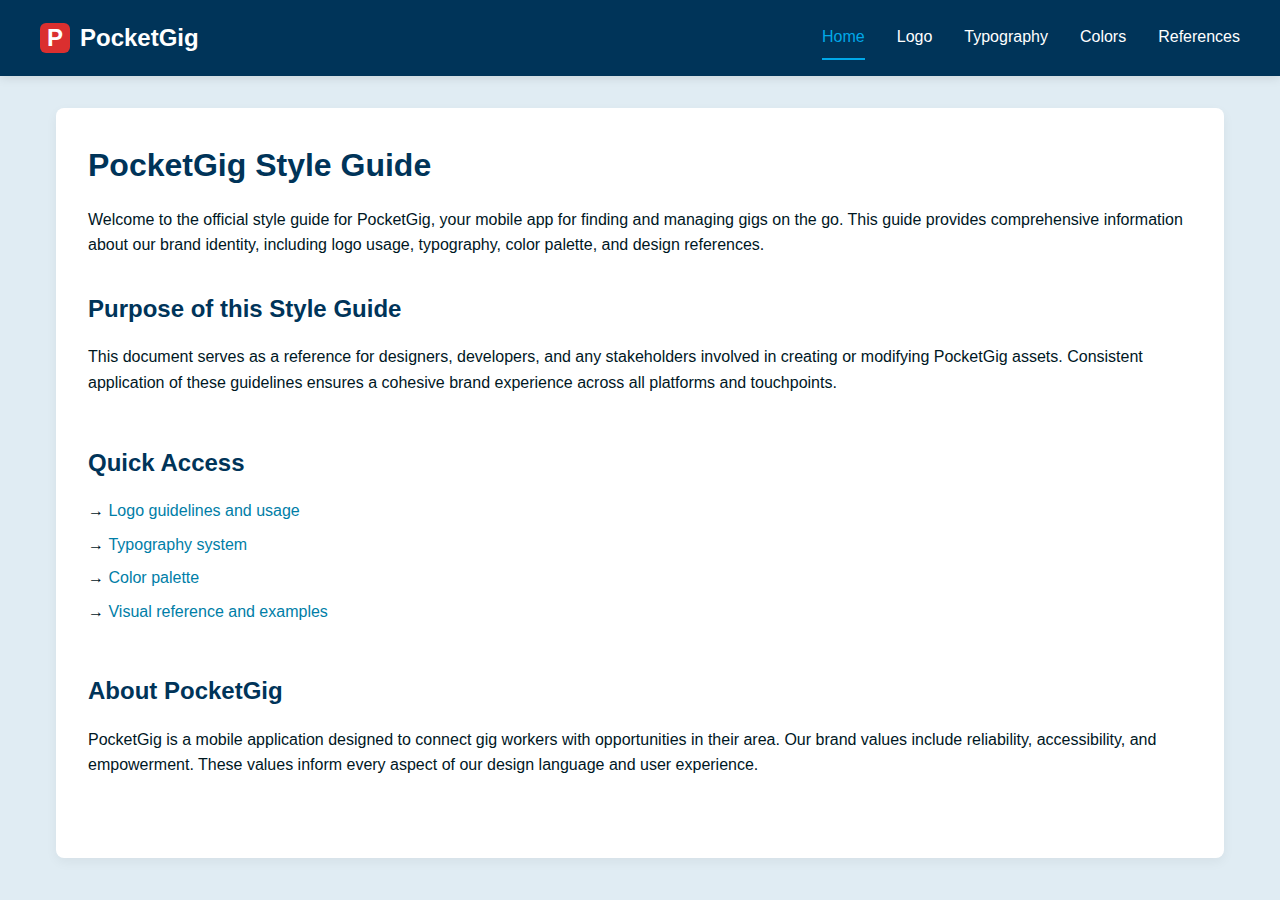
<file: style_guide_example_index.html>
<!DOCTYPE html>
<html lang="en">
<head>
    <meta charset="UTF-8">
    <meta name="viewport" content="width=device-width, initial-scale=1.0">
    <title>PocketGig Style Guide</title>
    <style>
        :root {
            --red: #DB2F2F;
            --blue-medium: #007EA7;
            --blue-light: #00A8E8;
            --blue-dark: #003459;
            --blue-darkest: #00171F;
            --white: #FFFFFF;
            --grey-light: #E0ECF3;
            --blue-grey: #A3C9DD;
        }

        * {
            margin: 0;
            padding: 0;
            box-sizing: border-box;
            font-family: 'Inter', -apple-system, BlinkMacSystemFont, 'Segoe UI', Roboto, Oxygen, Ubuntu, Cantarell, 'Open Sans', 'Helvetica Neue', sans-serif;
        }

        body {
            background-color: var(--grey-light);
            color: var(--blue-darkest);
            line-height: 1.6;
        }

        header {
            background-color: var(--blue-dark);
            padding: 1rem;
            position: sticky;
            top: 0;
            z-index: 100;
            box-shadow: 0 2px 10px rgba(0, 0, 0, 0.1);
        }

        nav {
            display: flex;
            justify-content: space-between;
            align-items: center;
            max-width: 1200px;
            margin: 0 auto;
        }

        .logo {
            font-size: 1.5rem;
            font-weight: 700;
            color: var(--white);
            display: flex;
            align-items: center;
        }

        .logo-icon {
            background-color: var(--red);
            width: 30px;
            height: 30px;
            border-radius: 6px;
            margin-right: 10px;
            display: flex;
            align-items: center;
            justify-content: center;
            font-weight: bold;
            color: white;
        }

        .nav-links {
            display: flex;
            gap: 2rem;
        }

        .nav-links a {
            color: var(--white);
            text-decoration: none;
            font-weight: 500;
            transition: color 0.3s ease;
            padding: 0.5rem 0;
            border-bottom: 2px solid transparent;
        }

        .nav-links a:hover, .nav-links a.active {
            color: var(--blue-light);
            border-bottom-color: var(--blue-light);
        }

        main {
            max-width: 1200px;
            margin: 2rem auto;
            padding: 0 1rem;
        }

        .page {
            background-color: var(--white);
            border-radius: 8px;
            padding: 2rem;
            box-shadow: 0 4px 12px rgba(0, 0, 0, 0.05);
            min-height: 80vh;
            display: none;
        }

        .page.active {
            display: block;
        }

        h1 {
            color: var(--blue-dark);
            margin-bottom: 1rem;
            font-size: 2rem;
        }

        h2 {
            color: var(--blue-dark);
            margin: 2rem 0 1rem;
            font-size: 1.5rem;
        }

        h3 {
            color: var(--blue-medium);
            margin: 1.5rem 0 0.75rem;
            font-size: 1.25rem;
        }

        p {
            margin-bottom: 1rem;
        }

        .section {
            margin-bottom: 3rem;
        }

        .color-grid {
            display: grid;
            grid-template-columns: repeat(auto-fill, minmax(200px, 1fr));
            gap: 1.5rem;
            margin-top: 1.5rem;
        }

        .color-item {
            border-radius: 8px;
            overflow: hidden;
            box-shadow: 0 4px 8px rgba(0, 0, 0, 0.1);
        }

        .color-block {
            height: 120px;
            display: flex;
            align-items: center;
            justify-content: center;
            color: white;
            font-weight: bold;
            text-shadow: 0 0 4px rgba(0, 0, 0, 0.5);
        }

        .color-info {
            padding: 1rem;
            background-color: white;
        }

        .color-name {
            font-weight: 600;
            margin-bottom: 0.5rem;
        }

        .color-hex {
            font-family: monospace;
            color: var(--blue-dark);
        }

        .typography-example {
            margin: 2rem 0;
            padding: 1.5rem;
            border: 1px solid var(--blue-grey);
            border-radius: 8px;
        }

        .typography-specs {
            margin-top: 0.5rem;
            font-family: monospace;
            font-size: 0.9rem;
            color: var(--blue-medium);
        }

        .logo-section {
            display: flex;
            flex-direction: column;
            align-items: center;
            gap: 2rem;
            margin: 2rem 0;
        }

        .logo-display {
            background-color: var(--grey-light);
            padding: 3rem;
            border-radius: 8px;
            display: flex;
            justify-content: center;
            align-items: center;
            width: 100%;
        }

        .logo-large {
            font-size: 3rem;
            font-weight: 800;
            color: var(--blue-dark);
            display: flex;
            align-items: center;
        }

        .logo-icon-large {
            background-color: var(--red);
            width: 60px;
            height: 60px;
            border-radius: 12px;
            margin-right: 20px;
            display: flex;
            align-items: center;
            justify-content: center;
            font-weight: bold;
            color: white;
            font-size: 1.8rem;
        }

        .logo-variations {
            display: grid;
            grid-template-columns: repeat(auto-fill, minmax(200px, 1fr));
            gap: 2rem;
            width: 100%;
        }

        .logo-variation {
            padding: 1.5rem;
            border-radius: 8px;
            display: flex;
            flex-direction: column;
            align-items: center;
            justify-content: center;
            box-shadow: 0 4px 8px rgba(0, 0, 0, 0.05);
        }

        .logo-variation:nth-child(1) {
            background-color: var(--blue-dark);
        }

        .logo-variation:nth-child(2) {
            background-color: var(--white);
        }

        .logo-variation:nth-child(3) {
            background-color: var(--grey-light);
        }

        .logo-dark {
            color: var(--white);
        }

        .logo-light {
            color: var(--blue-dark);
        }

        .logo-title {
            margin-top: 1rem;
            font-size: 0.9rem;
            font-weight: 500;
        }

        .ref-grid {
            display: grid;
            grid-template-columns: repeat(auto-fill, minmax(250px, 1fr));
            gap: 1.5rem;
            margin-top: 1.5rem;
        }

        .ref-item {
            border: 1px solid var(--blue-grey);
            border-radius: 8px;
            overflow: hidden;
        }

        .ref-img {
            height: 160px;
            background-color: var(--grey-light);
            display: flex;
            align-items: center;
            justify-content: center;
            color: var(--blue-medium);
            font-size: 1.2rem;
        }

        .ref-info {
            padding: 1rem;
        }

        .ref-title {
            font-weight: 600;
            margin-bottom: 0.5rem;
        }

        .ref-desc {
            font-size: 0.9rem;
            color: var(--blue-medium);
        }

        @media (max-width: 768px) {
            .nav-links {
                gap: 1rem;
            }
            
            .page {
                padding: 1.5rem;
            }
            
            .color-grid, .ref-grid {
                grid-template-columns: repeat(auto-fill, minmax(140px, 1fr));
            }
        }
    </style>
</head>
<body>
    <header>
        <nav>
            <div class="logo">
                <div class="logo-icon">P</div>
                PocketGig
            </div>
            <div class="nav-links">
                <a href="#" class="nav-link active" data-page="home">Home</a>
                <a href="#" class="nav-link" data-page="logo">Logo</a>
                <a href="#" class="nav-link" data-page="typography">Typography</a>
                <a href="#" class="nav-link" data-page="colors">Colors</a>
                <a href="#" class="nav-link" data-page="references">References</a>
            </div>
        </nav>
    </header>

    <main>
        <!-- Home Page -->
        <div id="home" class="page active">
            <h1>PocketGig Style Guide</h1>
            <p>Welcome to the official style guide for PocketGig, your mobile app for finding and managing gigs on the go. This guide provides comprehensive information about our brand identity, including logo usage, typography, color palette, and design references.</p>
            
            <div class="section">
                <h2>Purpose of this Style Guide</h2>
                <p>This document serves as a reference for designers, developers, and any stakeholders involved in creating or modifying PocketGig assets. Consistent application of these guidelines ensures a cohesive brand experience across all platforms and touchpoints.</p>
            </div>
            
            <div class="section">
                <h2>Quick Access</h2>
                <ul style="list-style: none; margin-top: 1rem;">
                    <li style="margin-bottom: 0.5rem;">→ <a href="#" style="color: var(--blue-medium); text-decoration: none; font-weight: 500;" onclick="showPage('logo'); return false;">Logo guidelines and usage</a></li>
                    <li style="margin-bottom: 0.5rem;">→ <a href="#" style="color: var(--blue-medium); text-decoration: none; font-weight: 500;" onclick="showPage('typography'); return false;">Typography system</a></li>
                    <li style="margin-bottom: 0.5rem;">→ <a href="#" style="color: var(--blue-medium); text-decoration: none; font-weight: 500;" onclick="showPage('colors'); return false;">Color palette</a></li>
                    <li style="margin-bottom: 0.5rem;">→ <a href="#" style="color: var(--blue-medium); text-decoration: none; font-weight: 500;" onclick="showPage('references'); return false;">Visual reference and examples</a></li>
                </ul>
            </div>
            
            <div class="section">
                <h2>About PocketGig</h2>
                <p>PocketGig is a mobile application designed to connect gig workers with opportunities in their area. Our brand values include reliability, accessibility, and empowerment. These values inform every aspect of our design language and user experience.</p>
            </div>
        </div>

        <!-- Logo Page -->
        <div id="logo" class="page">
            <h1>Logo</h1>
            <p>The PocketGig logo represents our brand identity. It should be used consistently across all platforms and materials to ensure brand recognition.</p>
            
            <div class="logo-section">
                <div class="logo-display">
                    <div class="logo-large">
                        <div class="logo-icon-large">P</div>
                        PocketGig
                    </div>
                </div>
                
                <h2>Logo Variations</h2>
                <div class="logo-variations">
                    <div class="logo-variation">
                        <div class="logo-dark" style="display: flex; align-items: center;">
                            <div style="background-color: var(--red); width: 30px; height: 30px; border-radius: 6px; margin-right: 10px; display: flex; align-items: center; justify-content: center; font-weight: bold; color: white;">P</div>
                            <span style="font-weight: 700; font-size: 1.2rem;">PocketGig</span>
                        </div>
                        <div class="logo-title" style="color: var(--white);">Dark Background</div>
                    </div>
                    
                    <div class="logo-variation">
                        <div class="logo-light" style="display: flex; align-items: center;">
                            <div style="background-color: var(--red); width: 30px; height: 30px; border-radius: 6px; margin-right: 10px; display: flex; align-items: center; justify-content: center; font-weight: bold; color: white;">P</div>
                            <span style="font-weight: 700; font-size: 1.2rem;">PocketGig</span>
                        </div>
                        <div class="logo-title">Light Background</div>
                    </div>
                    
                    <div class="logo-variation">
                        <div style="background-color: var(--red); width: 40px; height: 40px; border-radius: 8px; display: flex; align-items: center; justify-content: center; font-weight: bold; color: white; font-size: 1.5rem;">P</div>
                        <div class="logo-title">App Icon</div>
                    </div>
                </div>
            </div>
            
            <div class="section">
                <h2>Logo Usage Guidelines</h2>
                <ul style="margin-left: 1.5rem;">
                    <li>Maintain clear space around the logo equal to the height of the "P" icon</li>
                    <li>Never stretch, distort, or alter the proportions of the logo</li>
                    <li>The minimum display size for the full logo is 100px wide</li>
                    <li>For very small spaces, use only the app icon version</li>
                    <li>Always use the approved colors as specified in this guide</li>
                </ul>
            </div>
        </div>

        <!-- Typography Page -->
        <div id="typography" class="page">
            <h1>Typography</h1>
            <p>Typography plays a crucial role in our brand identity. Our typeface selection and usage guidelines ensure consistency and readability across all platforms.</p>
            
            <div class="section">
                <h2>Primary Typeface: Inter</h2>
                <p>Inter is our primary typeface for all digital applications. It offers excellent legibility and a modern aesthetic that aligns with our brand values.</p>
                
                <div class="typography-example">
                    <h1 style="font-family: 'Inter', sans-serif; margin-bottom: 0.5rem;">Heading 1</h1>
                    <div class="typography-specs">Font: Inter Bold | Size: 24px | Line Height: 32px</div>
                </div>
                
                <div class="typography-example">
                    <h2 style="font-family: 'Inter', sans-serif; margin-bottom: 0.5rem;">Heading 2</h2>
                    <div class="typography-specs">Font: Inter Semibold | Size: 20px | Line Height: 28px</div>
                </div>
                
                <div class="typography-example">
                    <h3 style="font-family: 'Inter', sans-serif; margin-bottom: 0.5rem;">Heading 3</h3>
                    <div class="typography-specs">Font: Inter Medium | Size: 18px | Line Height: 26px</div>
                </div>
                
                <div class="typography-example">
                    <p style="font-family: 'Inter', sans-serif; margin-bottom: 0.5rem;">Body text is set in Inter Regular. It should be legible and have appropriate contrast against its background. The standard body text size is 16px with a line height of 24px.</p>
                    <div class="typography-specs">Font: Inter Regular | Size: 16px | Line Height: 24px</div>
                </div>
                
                <div class="typography-example">
                    <p style="font-family: 'Inter', sans-serif; font-size: 14px; margin-bottom: 0.5rem;">Small text is used for captions, footnotes, and secondary information. It should still maintain readability.</p>
                    <div class="typography-specs">Font: Inter Regular | Size: 14px | Line Height: 20px</div>
                </div>
            </div>
            
            <div class="section">
                <h2>Typography Guidelines</h2>
                <ul style="margin-left: 1.5rem;">
                    <li>Maintain adequate contrast between text and background</li>
                    <li>Use the specified font weights consistently</li>
                    <li>Avoid using more than three different font sizes on a single screen</li>
                    <li>Line length should not exceed 70-80 characters for optimal readability</li>
                    <li>For buttons and call-to-action elements, use Inter Medium or Semibold</li>
                </ul>
            </div>
        </div>

        <!-- Colors Page -->
        <div id="colors" class="page">
            <h1>Color Palette</h1>
            <p>Our color palette reflects the PocketGig brand personality: professional, accessible, and energetic. The following colors should be used consistently across all platforms and materials.</p>
            
            <div class="section">
                <h2>Primary Colors</h2>
                <div class="color-grid">
                    <div class="color-item">
                        <div class="color-block" style="background-color: #DB2F2F;">#DB2F2F</div>
                        <div class="color-info">
                            <div class="color-name">Accent Red</div>
                            <div class="color-hex">#DB2F2F</div>
                        </div>
                    </div>
                    
                    <div class="color-item">
                        <div class="color-block" style="background-color: #007EA7;">#007EA7</div>
                        <div class="color-info">
                            <div class="color-name">Medium Blue</div>
                            <div class="color-hex">#007EA7</div>
                        </div>
                    </div>
                    
                    <div class="color-item">
                        <div class="color-block" style="background-color: #00A8E8;">#00A8E8</div>
                        <div class="color-info">
                            <div class="color-name">Light Blue</div>
                            <div class="color-hex">#00A8E8</div>
                        </div>
                    </div>
                    
                    <div class="color-item">
                        <div class="color-block" style="background-color: #003459;">#003459</div>
                        <div class="color-info">
                            <div class="color-name">Dark Blue</div>
                            <div class="color-hex">#003459</div>
                        </div>
                    </div>
                </div>
            </div>
            
            <div class="section">
                <h2>Secondary Colors</h2>
                <div class="color-grid">
                    <div class="color-item">
                        <div class="color-block" style="background-color: #00171F; color: white;">#00171F</div>
                        <div class="color-info">
                            <div class="color-name">Darkest Blue</div>
                            <div class="color-hex">#00171F</div>
                        </div>
                    </div>
                    
                    <div class="color-item">
                        <div class="color-block" style="background-color: #FFFFFF; color: #003459; border: 1px solid #E0ECF3;">#FFFFFF</div>
                        <div class="color-info">
                            <div class="color-name">White</div>
                            <div class="color-hex">#FFFFFF</div>
                        </div>
                    </div>
                    
                    <div class="color-item">
                        <div class="color-block" style="background-color: #E0ECF3; color: #003459;">#E0ECF3</div>
                        <div class="color-info">
                            <div class="color-name">Light Grey</div>
                            <div class="color-hex">#E0ECF3</div>
                        </div>
                    </div>
                    
                    <div class="color-item">
                        <div class="color-block" style="background-color: #A3C9DD; color: #003459;">#A3C9DD</div>
                        <div class="color-info">
                            <div class="color-name">Blue Grey</div>
                            <div class="color-hex">#A3C9DD</div>
                        </div>
                    </div>
                </div>
            </div>
            
            <div class="section">
                <h2>Color Usage Guidelines</h2>
                <ul style="margin-left: 1.5rem;">
                    <li><strong>Accent Red (#DB2F2F):</strong> Used for primary buttons, notifications, and important callouts</li>
                    <li><strong>Medium Blue (#007EA7):</strong> Used for secondary buttons, links, and important UI elements</li>
                    <li><strong>Light Blue (#00A8E8):</strong> Used for hover states, highlights, and accent elements</li>
                    <li><strong>Dark Blue (#003459):</strong> Used for headers, primary text, and important UI elements</li>
                    <li><strong>Darkest Blue (#00171F):</strong> Used for footers, backgrounds, and depth indicators</li>
                    <li><strong>White (#FFFFFF):</strong> Used for backgrounds, card elements, and text on dark colors</li>
                    <li><strong>Light Grey (#E0ECF3):</strong> Used for backgrounds, dividers, and disabled states</li>
                    <li><strong>Blue Grey (#A3C9DD):</strong> Used for borders, secondary text, and subtle UI elements</li>
                </ul>
            </div>
            
            <div class="section">
                <h2>Accessibility</h2>
                <p>All color combinations used for text and interactive elements must meet WCAG 2.1 AA standards for contrast. Test color combinations to ensure they provide sufficient contrast for all users.</p>
                <p>Primary text on light backgrounds should use Dark Blue (#003459) or Darkest Blue (#00171F).</p>
                <p>Text on dark backgrounds should use White (#FFFFFF) or Light Grey (#E0ECF3).</p>
            </div>
        </div>

        <!-- References Page -->
        <div id="references" class="page">
            <h1>References</h1>
            <p>This section provides visual references and examples of the PocketGig app's design elements and components for consistent implementation across platforms.</p>
            
            <div class="section">
                <h2>UI Components</h2>
                <div class="ref-grid">
                    <div class="ref-item">
                        <div class="ref-img">Buttons Example</div>
                        <div class="ref-info">
                            <div class="ref-title">Buttons</div>
                            <div class="ref-desc">Primary, secondary, and tertiary button styles</div>
                        </div>
                    </div>
                    
                    <div class="ref-item">
                        <div class="ref-img">Form Elements</div>
                        <div class="ref-info">
                            <div class="ref-title">Form Inputs</div>
                            <div class="ref-desc">Text fields, dropdowns, checkboxes</div>
                        </div>
                    </div>
                    
                    <div class="ref-item">
                        <div class="ref-img">Cards & Containers</div>
                        <div class="ref-info">
                            <div class="ref-title">Card Layouts</div>
                            <div class="ref-desc">Job listings, profile cards, info containers</div>
                        </div>
                    </div>
                    
                    <div class="ref-item">
                        <div class="ref-img">Navigation</div>
                        <div class="ref-info">
                            <div class="ref-title">Navigation Elements</div>
                            <div class="ref-desc">Tab bars, headers, menus</div>
                        </div>
                    </div>
                </div>
            </div>
            
            <div class="section">
                <h2>Common Screens</h2>
                <div class="ref-grid">
                    <div class="ref-item">
                        <div class="ref-img">Home Screen</div>
                        <div class="ref-info">
                            <div class="ref-title">Home Dashboard</div>
                            <div class="ref-desc">Main app interface with job listings</div>
                        </div>
                    </div>
                    
                    <div class="ref-item">
                        <div class="ref-img">Profile Page</div>
                        <div class="ref-info">
                            <div class="ref-title">User Profile</div>
                            <div class="ref-desc">User information and settings</div>
                        </div>
                    </div>
                    
                    <div class="ref-item">
                        <div class="ref-img">Job Details</div>
                        <div class="ref-info">
                            <div class="ref-title">Job Details</div>
                            <div class="ref-desc">Detailed view of individual gig opportunities</div>
                        </div>
                    </div>
                    
                    <div class="ref-item">
                        <div class="ref-img">Messages</div>
                        <div class="ref-info">
                            <div class="ref-title">Messaging Interface</div>
                            <div class="ref-desc">Communication with employers</div>
                        </div>
                    </div>
                </div>
            </div>
            
            <div class="section">
                <h2>Icon System</h2>
                <p>PocketGig uses a consistent icon system throughout the app to enhance usability and visual communication. Icons should be simple, recognizable, and align with our overall design language.</p>
                <p>The complete icon library is available in the design assets package. Always use the provided icons to maintain consistency.</p>
            </div>
            
            <div class="section">
                <h2>Photography Style</h2>
                <p>When using photography in the app or marketing materials, images should reflect diversity, professionalism, and authenticity. Photos should be well-lit, clear, and show people in realistic work environments.</p>
                <p>Avoid overly staged or artificial-looking stock photos. Images should reinforce our brand values of accessibility and empowerment.</p>
            </div>
        </div>
    </main>

    <script>
        // Navigation functionality
        document.addEventListener('DOMContentLoaded', function() {
            const navLinks = document.querySelectorAll('.nav-link');
            const pages = document.querySelectorAll('.page');
            
            navLinks.forEach(link => {
                link.addEventListener('click', function(e) {
                    e.preventDefault();
                    const targetPage = this.getAttribute('data-page');
                    
                    // Update active link
                    navLinks.forEach(l => l.classList.remove('active'));
                    this.classList.add('active');
                    
                    // Show target page
                    pages.forEach(page => {
                        page.classList.remove('active');
                        if (page.id === targetPage) {
                            page.classList.add('active');
                        }
                    });
                });
            });
        });
        
        // Function to show a specific page (for quick links)
        function showPage(pageId) {
            const navLinks = document.querySelectorAll('.nav-link');
            const pages = document.querySelectorAll('.page');
            
            // Update active link
            navLinks.forEach(l => {
                if (l.getAttribute('data-page') === pageId) {
                    l.classList.add('active');
                } else {
                    l.classList.remove('active');
                }
            });
            
            // Show target page
            pages.forEach(page => {
                page.classList.remove('active');
                if (page.id === pageId) {
                    page.classList.add('active');
                }
            });
        }
    </script>
</body>
</html>
</file>
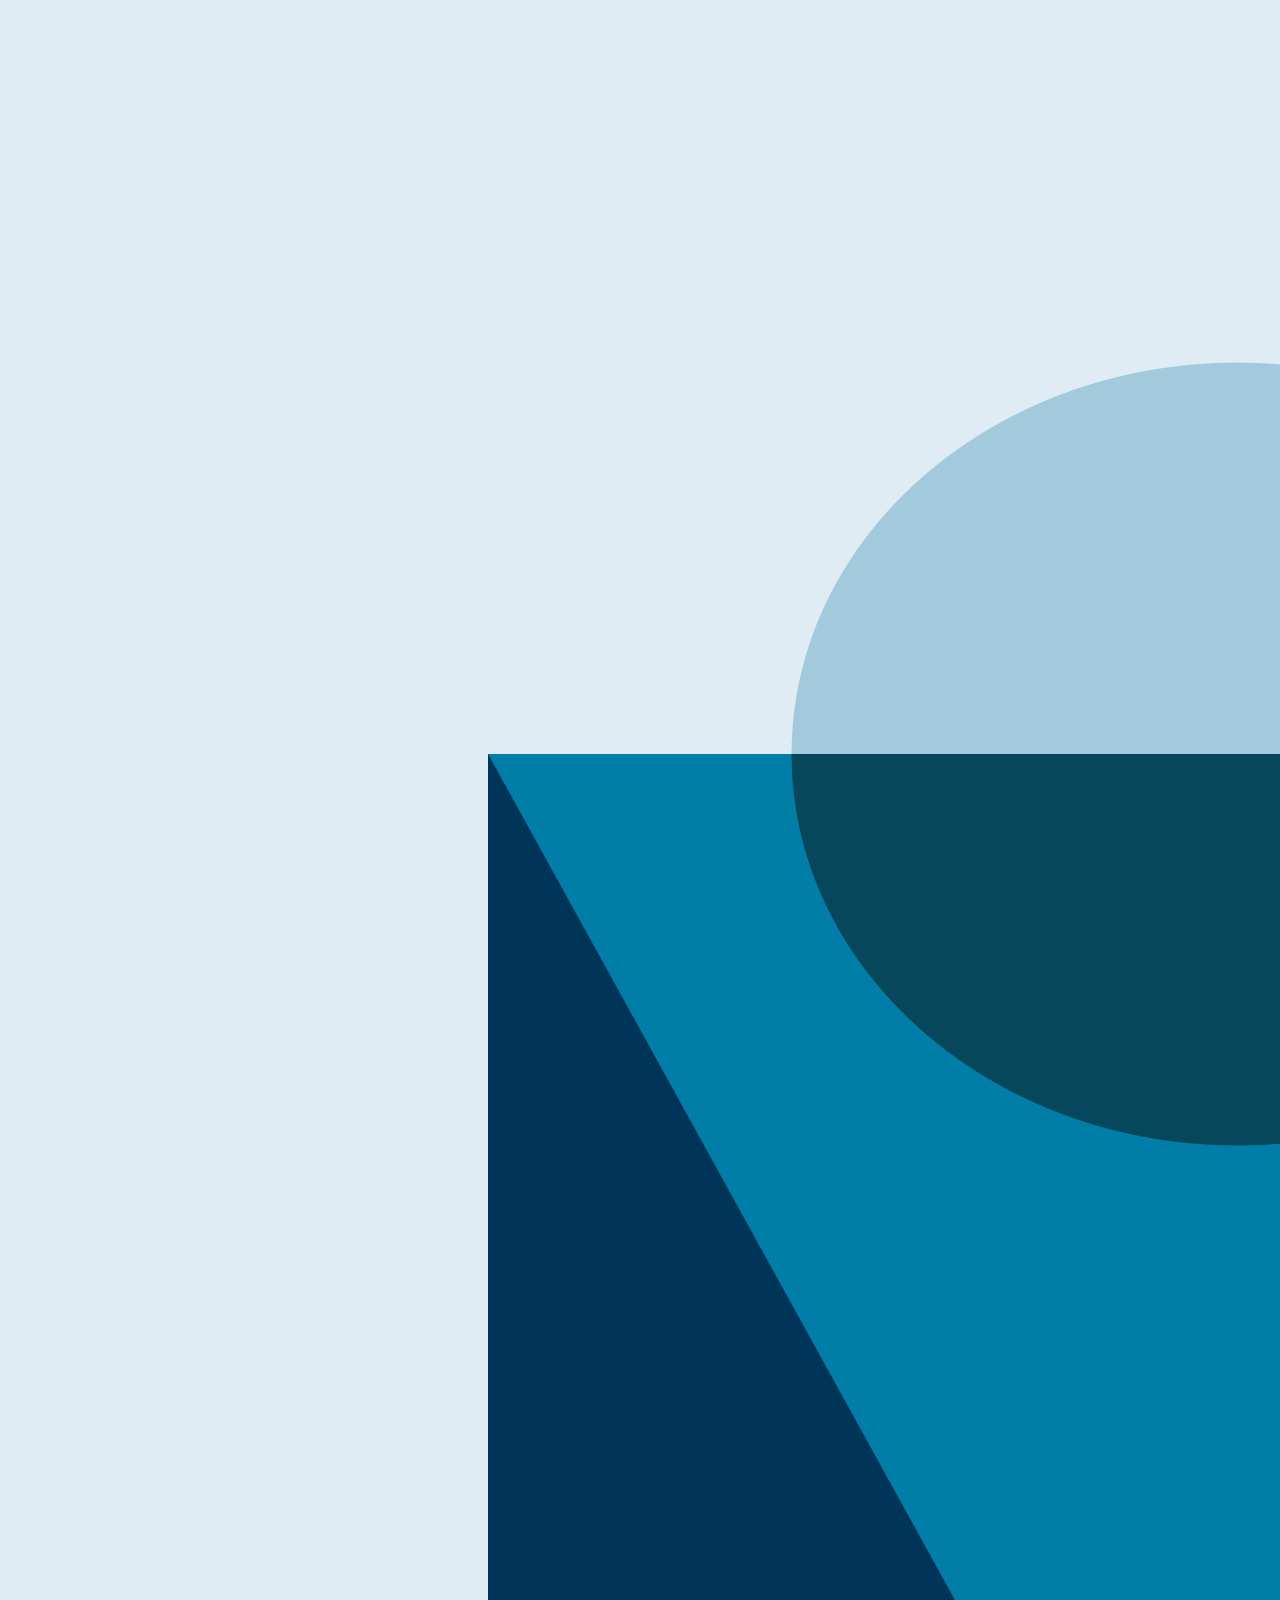
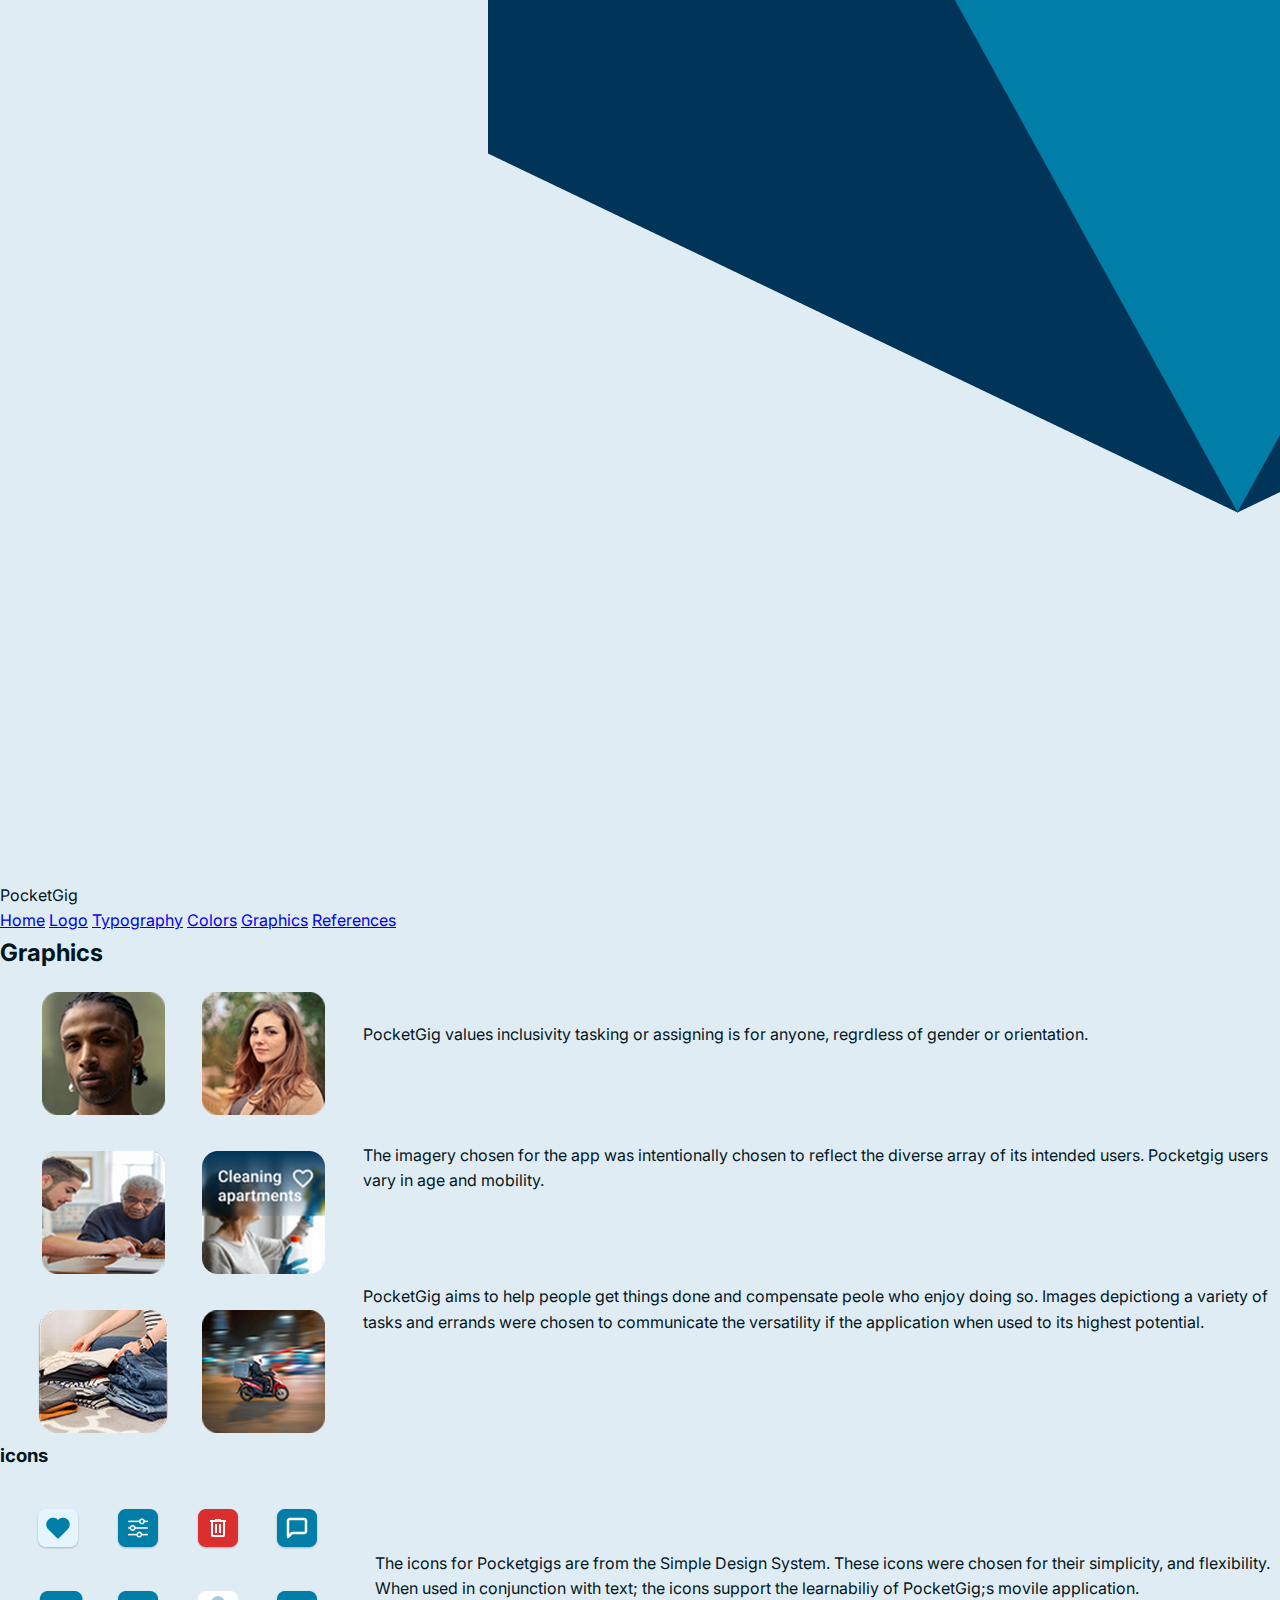
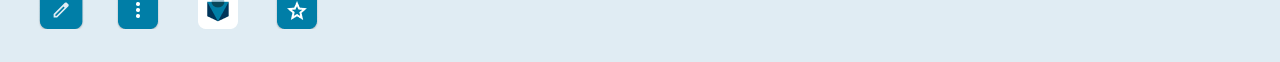
<file: HTML/graphics.html>
<!DOCTYPE html>
<html lang="en">
<head>
    <meta charset="UTF-8">
    <meta name="viewport" content="width=device-width, initial-scale=1.0">
    <title>PocketGig Style Guide</title>
    <link rel="stylesheet" href="../CSS/main.css">
    <link rel="preconnect" href="https://fonts.googleapis.com">
    <link rel="preconnect" href="https://fonts.gstatic.com" crossorigin>
    <link href="https://fonts.googleapis.com/css2?family=Inter:ital,opsz,wght@0,14..32,100..900;1,14..32,100..900&display=swap" rel="stylesheet">
    <link href="https://fonts.googleapis.com/css2?family=Roboto:wght@400;500;700&display=swap" rel="stylesheet">
</head>
        <header>
            <nav>
                <div class="logo">
                    <div class="logo-icon">
                        <a href="#">
                            <img src="../IMG/Pocket Gig.png" alt="PocketGig Logo" class="PocketGig_Logo">
                        </a>
                    </div>
                    <div class="text-logo">PocketGig</div> 
                </div>
                <div class="nav-links">
                    <a href="home.html" class="nav-link" data-page="home">Home</a>
          <a href="logo.html" class="nav-link" data-page="logo">Logo</a>
          <a href="typography.html" class="nav-link" data-page="typography"
            >Typography</a
          >
          <a href="color.html" class="nav-link" data-page="colors">Colors</a>
          <a href="graphics.html" class="nav-link active" data-page="graphics"
            >Graphics</a
          >
          <a href="references.html" class="nav-link" data-page="references"
            >References</a
          >
                </div>
            </nav>
        </header>
        <style>
            .graphics-main-container {
            display: flex;
            flex-direction: row;
            align-items: flex-start;
            padding-top:20px;
        }
        .image{
           padding-left: 38px;
        }
        .gallery-graphics{
            flex:1;
        }
        .graphics-text-container1{
            padding-left:38px;
            padding-top: 30px;
            padding-bottom: 30px;
        }
        .graphics-text-container2{
            padding-left:38px;
            padding-top: 65px;
            padding-bottom: 30px;
        }
        .graphics-text-container3{
            padding-left:38px;
            padding-top: 60px;
            padding-bottom: 10px;
        }
        .graphics-text-container4{
            padding-left:20px;
            padding-top: 60px;
            padding-bottom: 60px;
        }
        .icons-section{
            display: flex;
            flex-direction: row;
            align-items: flex-start;
            padding-top:20px; 
        }

        </style>
</head>
<body>
    <main class="page graphics">
        <div class="graphics-header">
            <h2>Graphics</H2>
        </div>
        <div class="graphics-main-container">
            <section class="gallery-graphics">
                <img class="image" src="../IMG/graphicsimages.png">
            </section>
            <section class="section">
                <div class="graphics-text-container1">
                    <p>PocketGig values inclusivity  tasking or assigning is for anyone, regrdless of gender or orientation.</p>
                </div>
                <div class="graphics-text-container2">
                    <p>The imagery chosen for the app was intentionally chosen to reflect the diverse array of its intended users. Pocketgig users vary in age and mobility.</p>
                </div>
                <div class="graphics-text-container3">
                    <p>PocketGig aims to help people get things done and compensate peole who enjoy doing so. Images depictiong a variety of  tasks and errands were chosen to communicate the versatility if the application when used to its highest potential.</p>
                </div>
            </section>
        </div>

     <div class="graphics-header">
        <h3>icons</h3>
    </div>

    <section  class="icons-section">
        <section class="gallery-icons">
            <img class="image-icons" src="../IMG/icons.png">
        </section>

        <div class="graphics-text-container4">
            <p>The icons for Pocketgigs are from the Simple Design System. These icons were chosen for their simplicity, and flexibility. When used in conjunction with text; the icons support the learnabiliy of PocketGig;s movile application.</p>
        </div>
    </section>
    </main>
    <footer class="graphics-footer"></footer>

</body> 
</html>
</file>
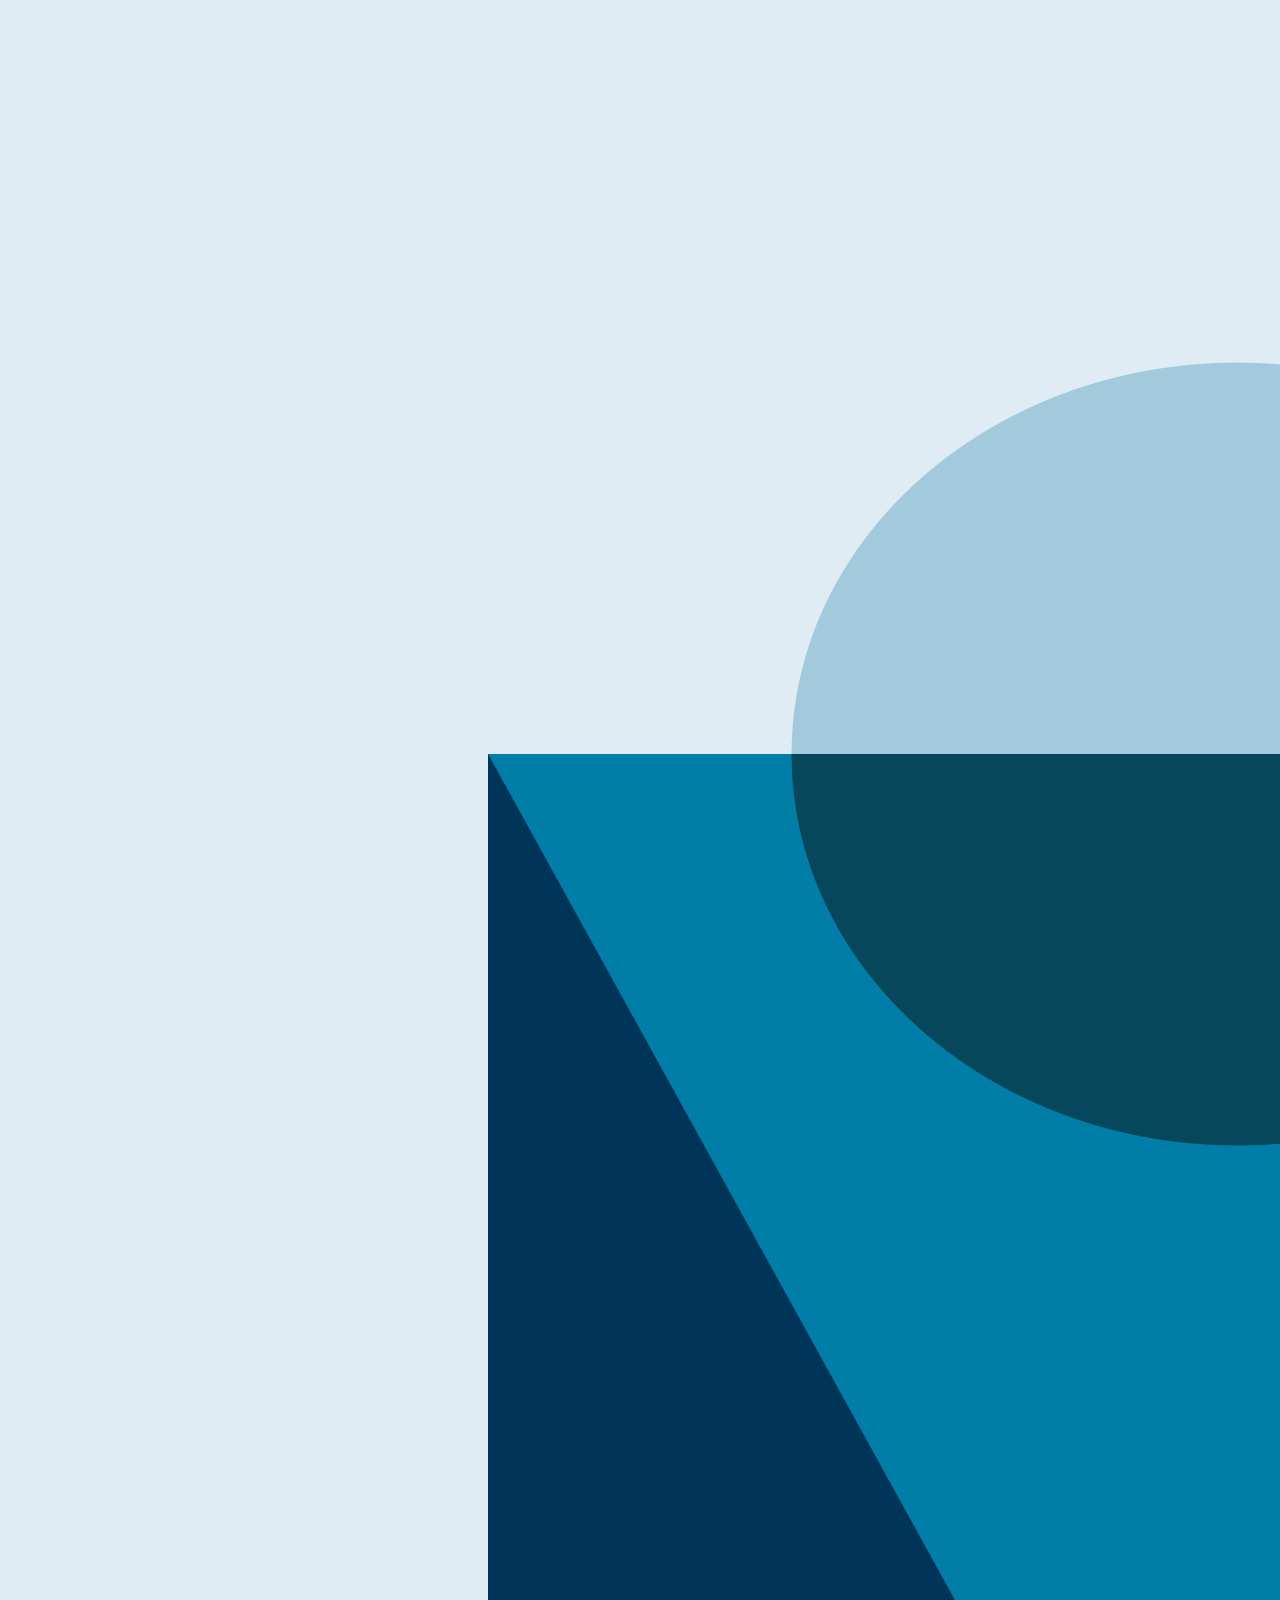
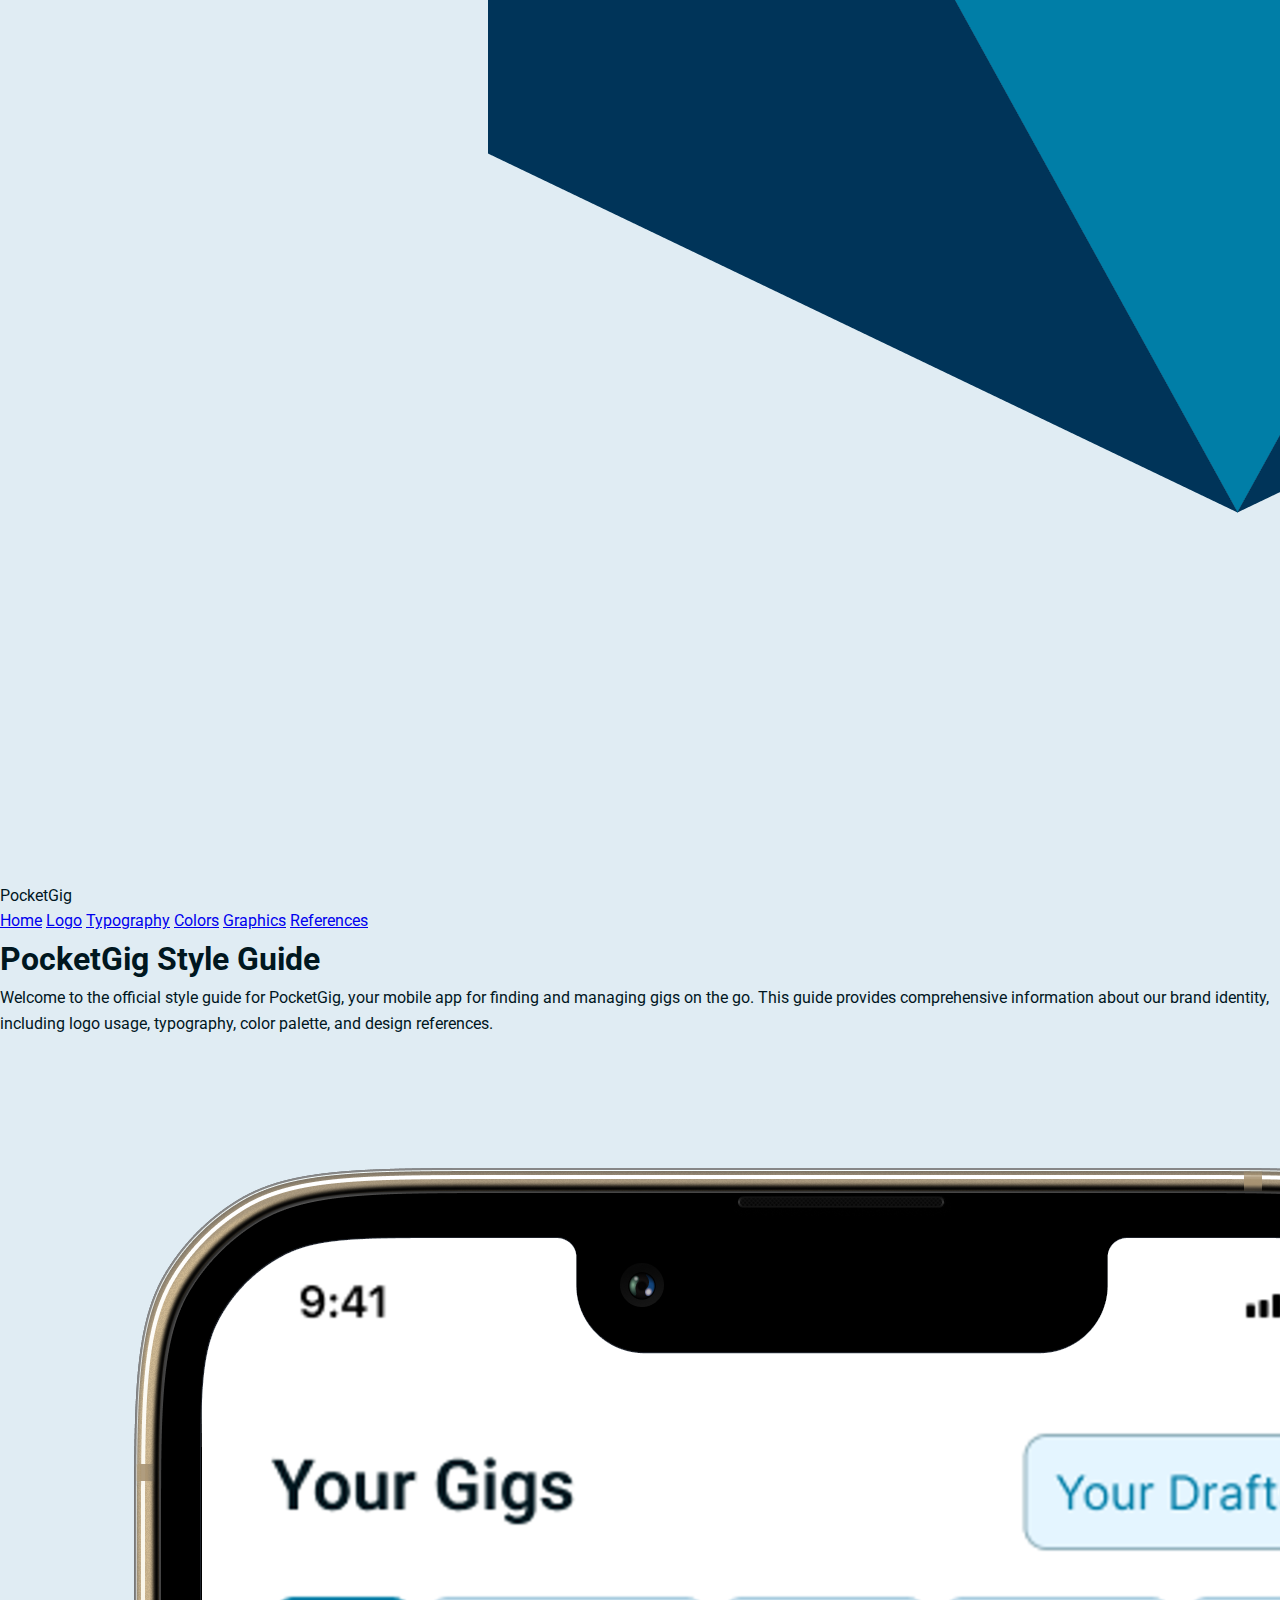
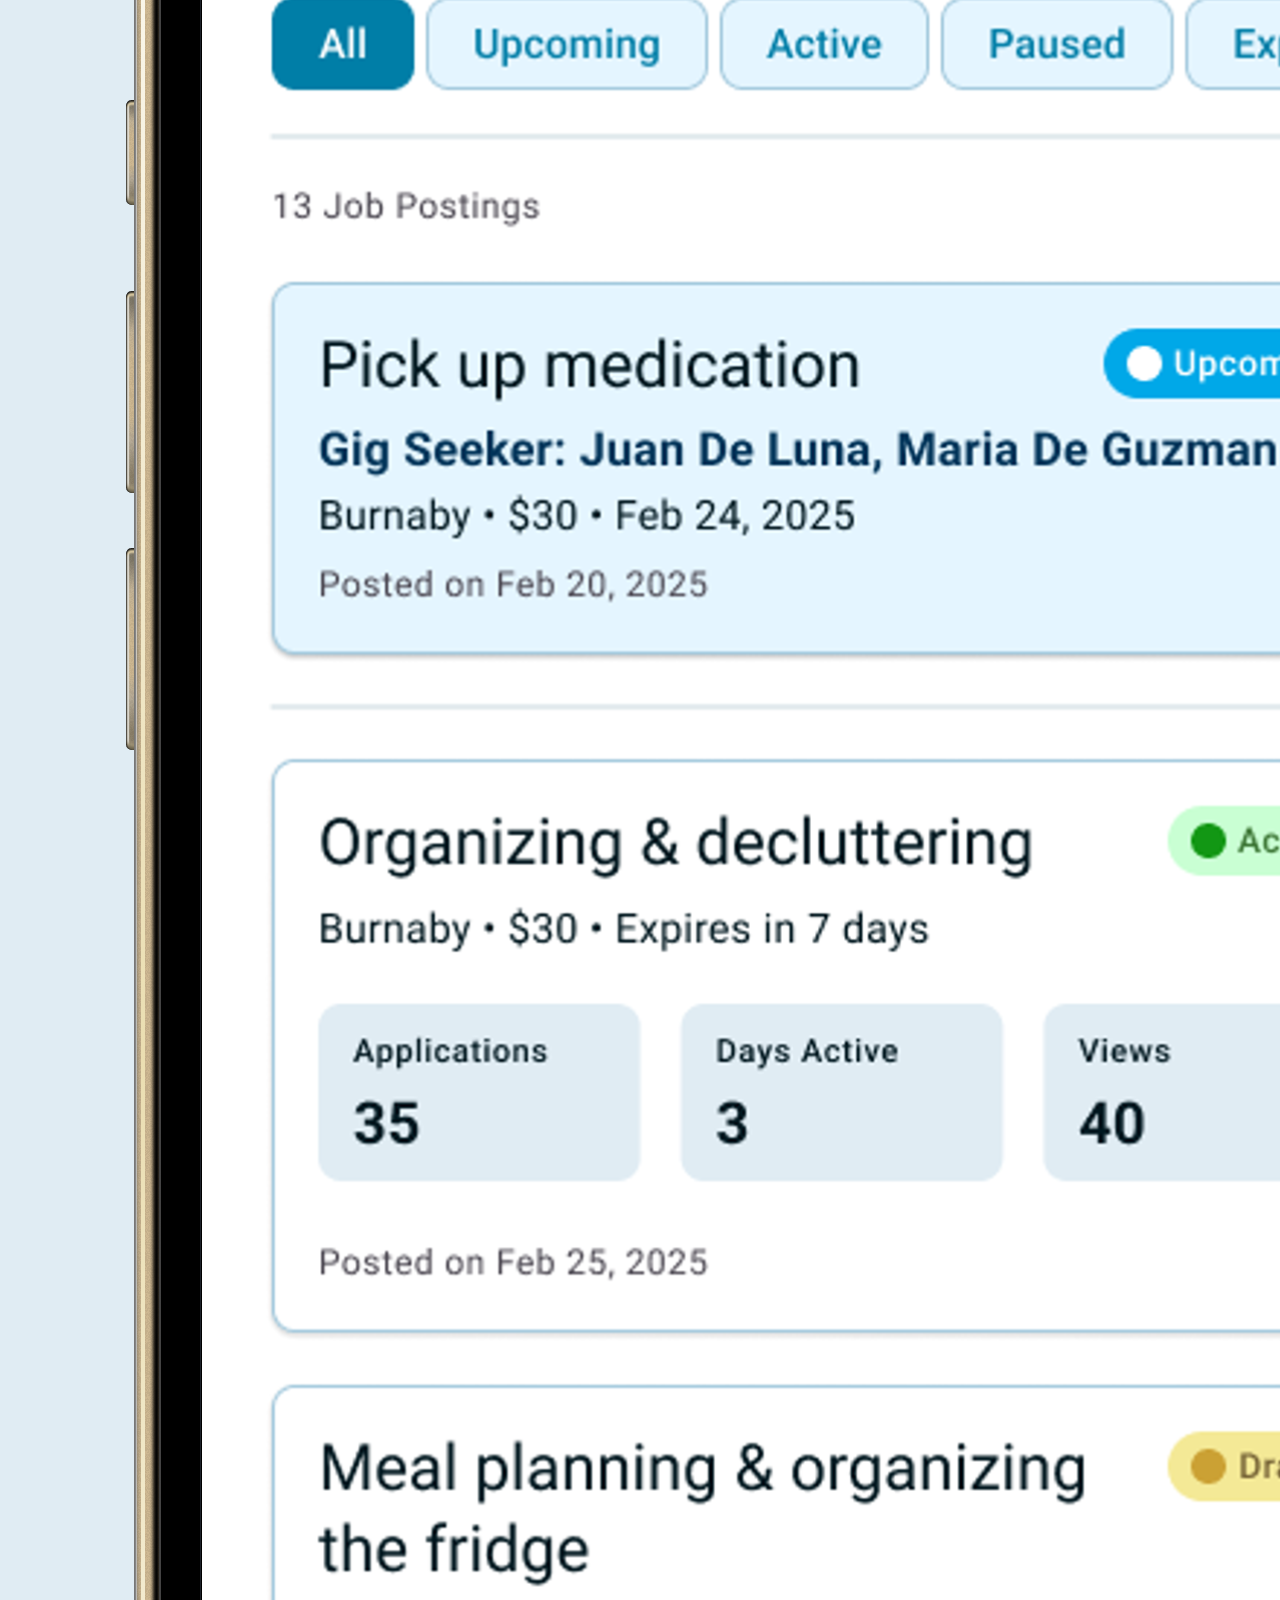
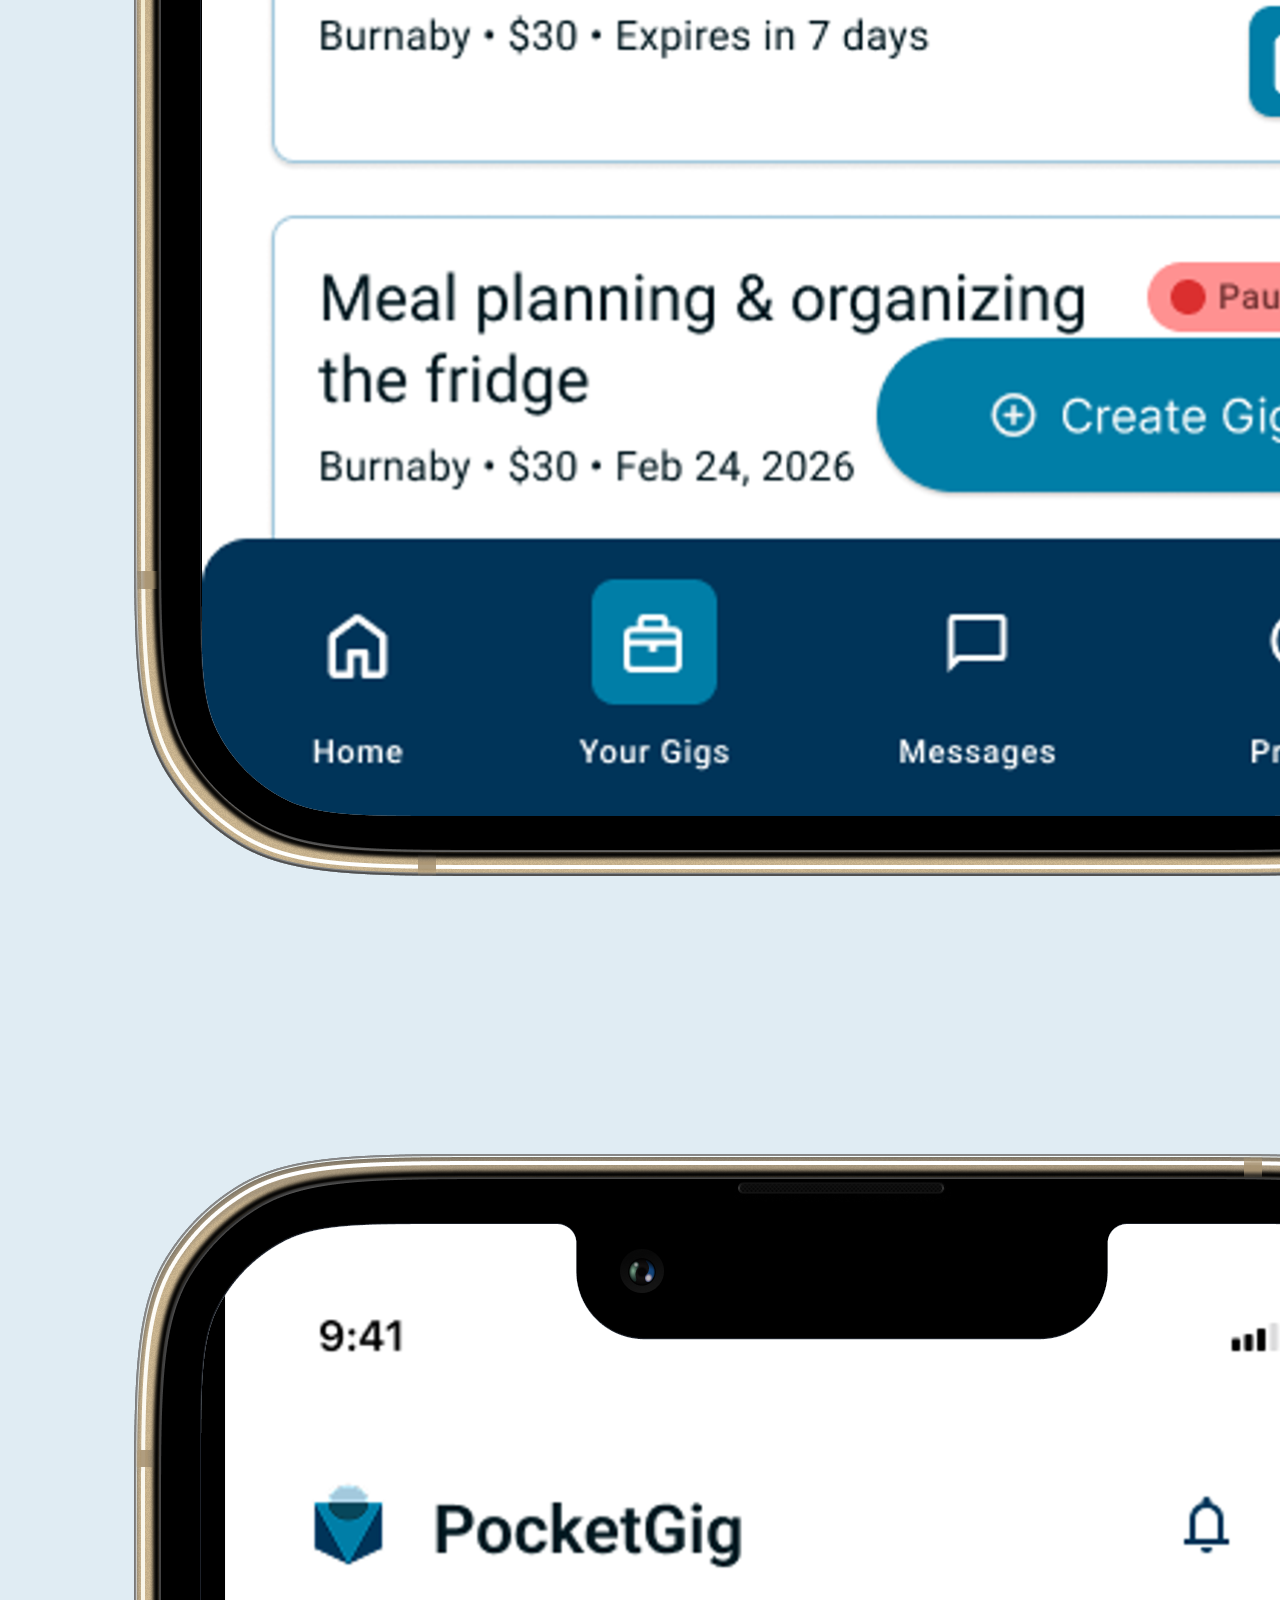
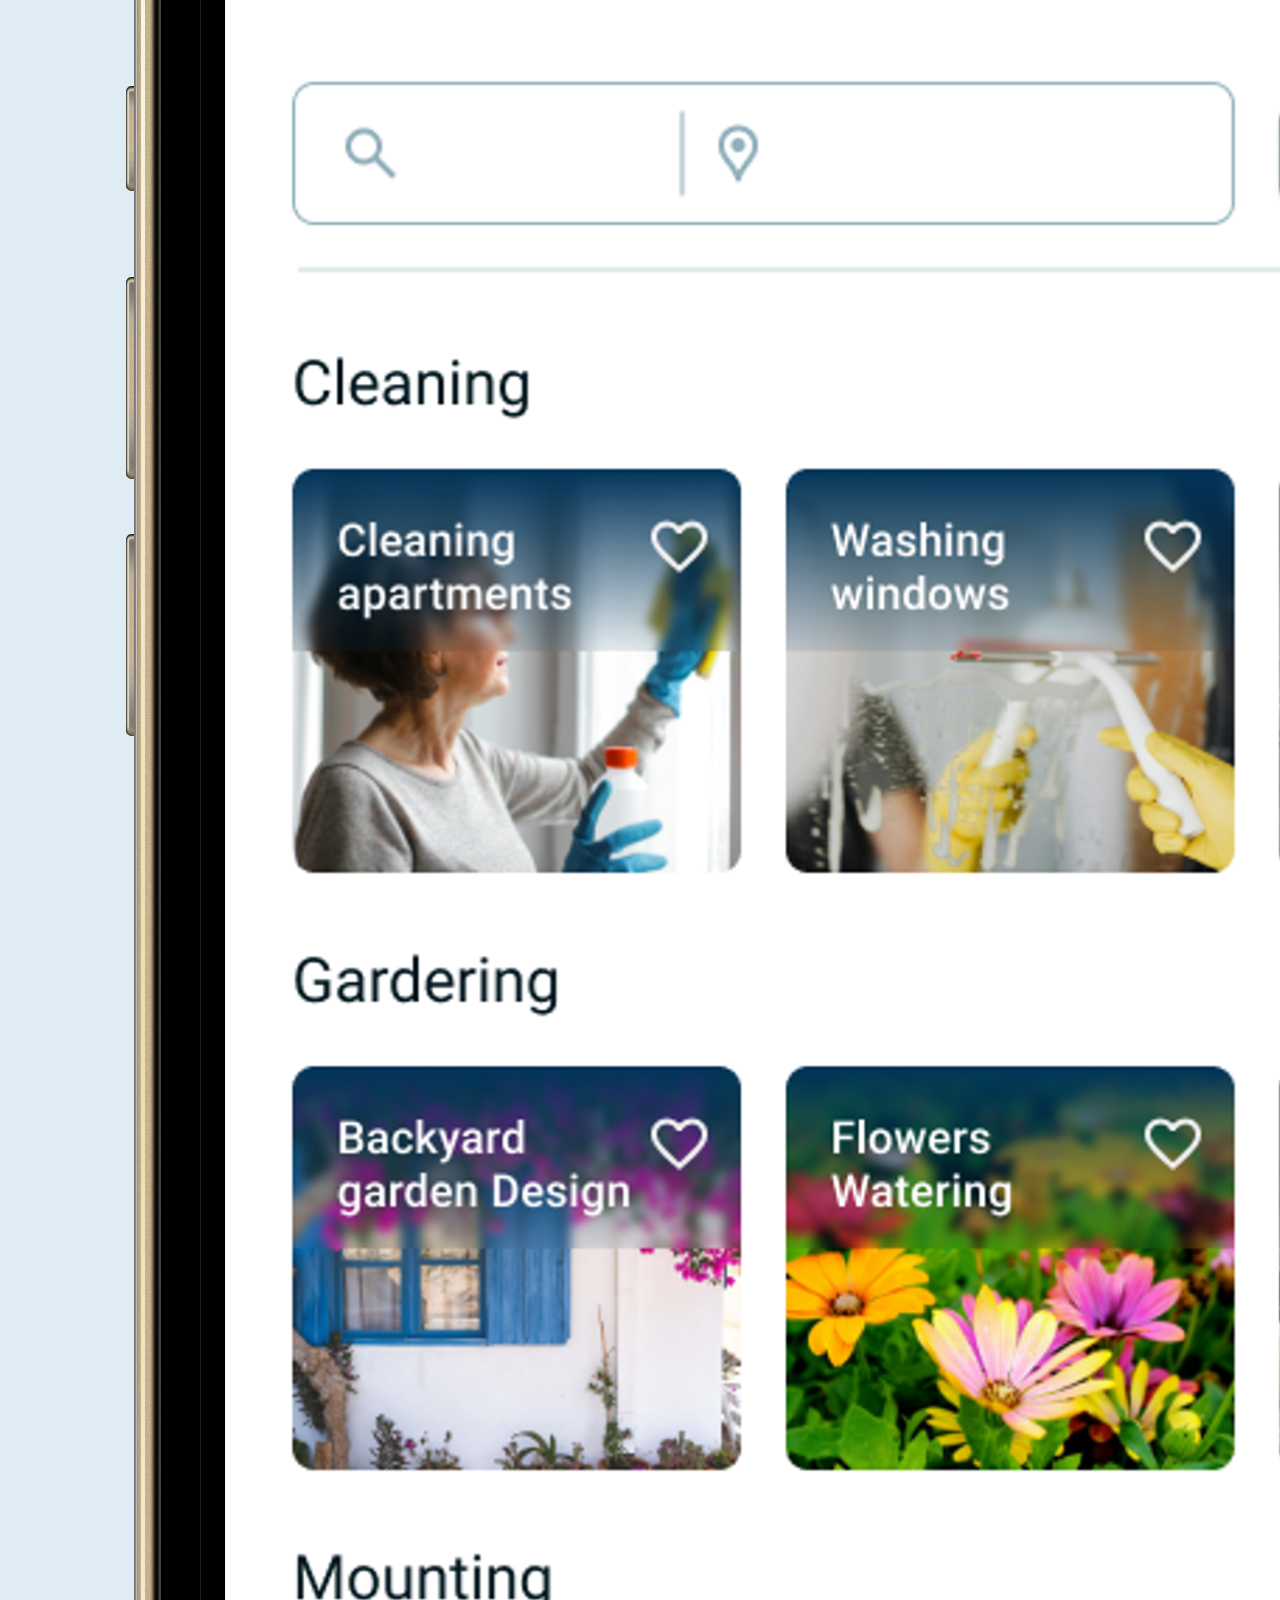
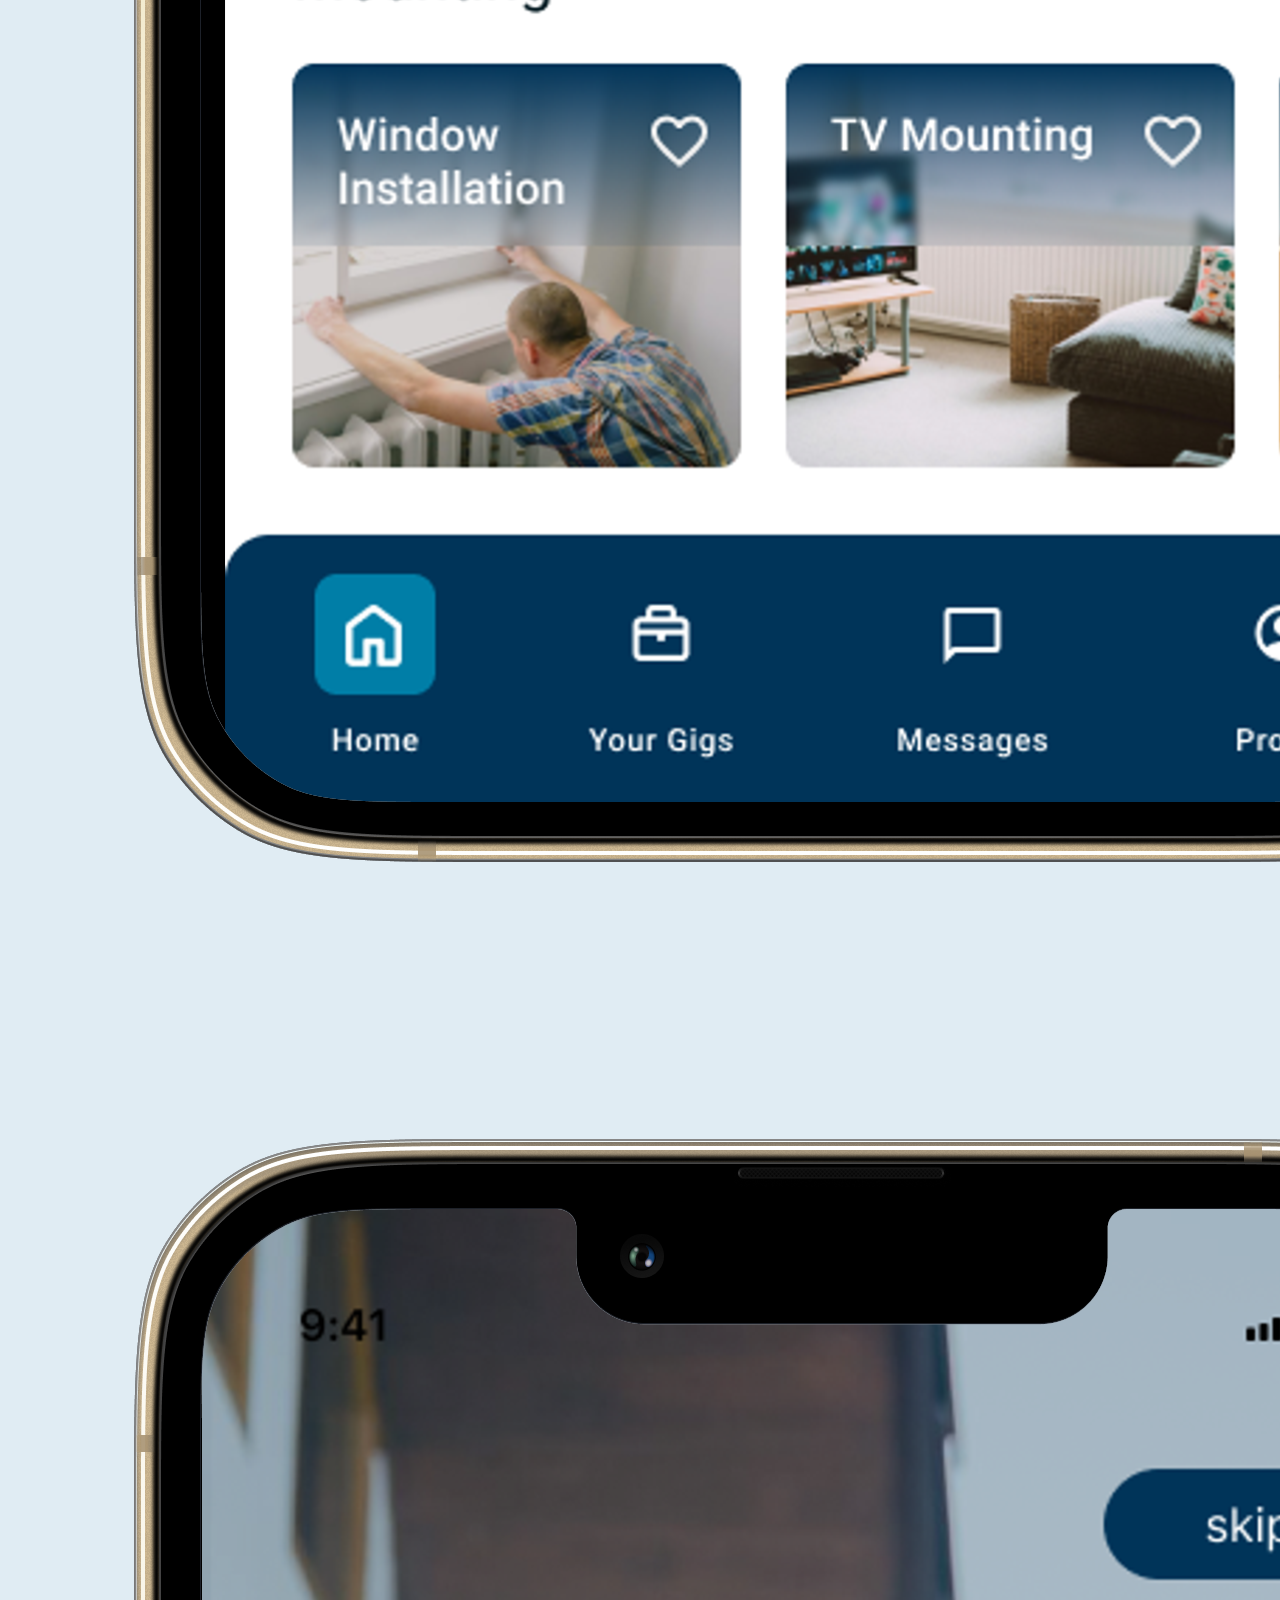
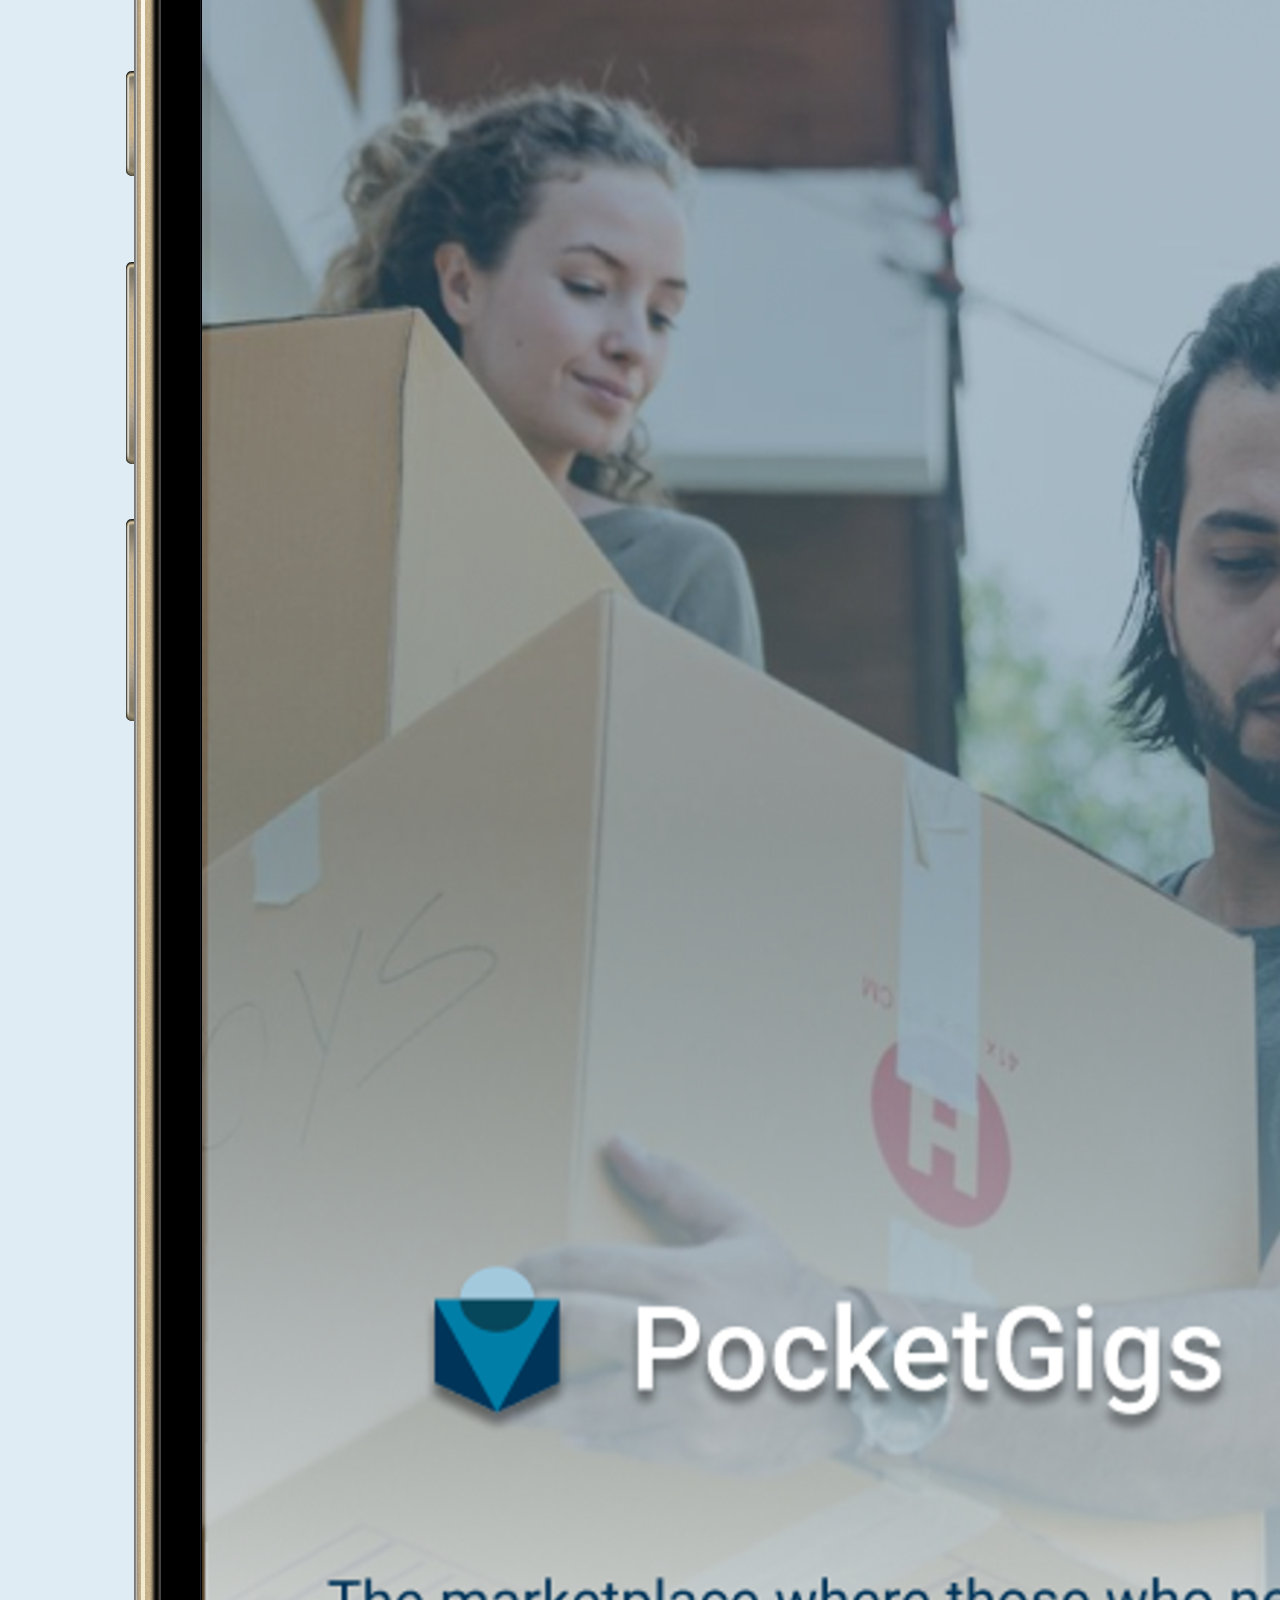
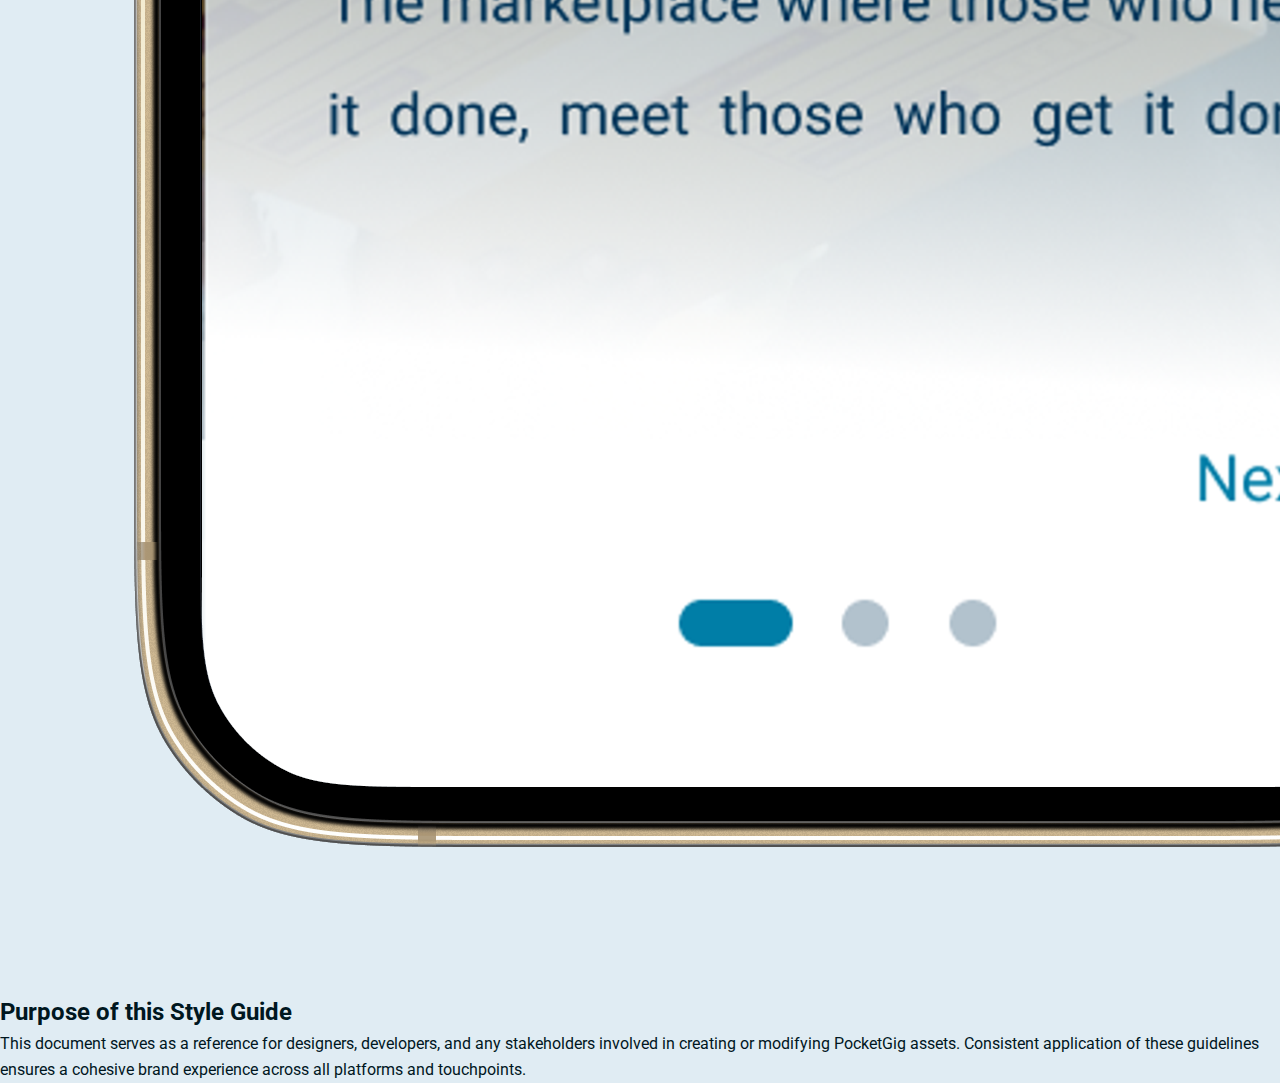
<file: HTML/home.html>
<!DOCTYPE html>
<html lang="en">
<head>
    <meta charset="UTF-8">
    <meta name="viewport" content="width=device-width, initial-scale=1.0">
    <title>PocketGig Style Guide</title>
    <link rel="stylesheet" href="../CSS/main.css">
    <link href="https://fonts.googleapis.com/css2?family=Roboto:wght@400;500;700&display=swap" rel="stylesheet">

</head>
<body>
    <header>
        <nav>
            <div class="logo">
                <div class="logo-icon">
                    <a href="#">
                        <img src="../IMG/Pocket Gig.png" alt="PocketGig Logo" class="PocketGig_Logo">
                    </a>
                </div>
                <div class="text-logo">PocketGig</div> 
            </div>
            <div class="nav-links">
                <a href="#" class="nav-link active" data-page="home">Home</a>
                <a href="logo.html" class="nav-link" data-page="logo">Logo</a>
                <a href="#" class="nav-link" data-page="typography">Typography</a>
                <a href="#" class="nav-link" data-page="colors">Colors</a>
                <a href="#" class="nav-link" data-page="graphics">Graphics</a>
                <a href="#" class="nav-link" data-page="references">References</a>
            </div>
        </nav>
    </header>
    <main>
        <!-- Home Page -->
        <div id="home" class="page active">

            <div class="hero-section">
                <div class="hero-section-content">

                    <h1>PocketGig Style Guide</h1>
                    <p>Welcome to the official style guide for PocketGig, your mobile app for finding and managing gigs on the go. This guide provides comprehensive information about our brand identity, including logo usage, typography, color palette, and design references.</p>
                </div>
                <div class="hero-section-image">
                    <img src="../IMG/hero-image-1.png" class="hero-image-1" alt="hero-image-1" />
                    <img src="../IMG/hero-image-2.png" class="hero-image-2" alt="hero-image-2" />
                    <img src="../IMG/hero-image-3.png" class="hero-image-3" alt="hero-image-3" />
                </div>
                
            </div>
           
            <div class="section purpose-of-guide">
                <h2>Purpose of this Style Guide</h2>
                <p>This document serves as a reference for designers, developers, and any stakeholders involved in creating or modifying PocketGig assets. Consistent application of these guidelines ensures a cohesive brand experience across all platforms and touchpoints.</p>
            </div>
            
     


</body>
</html>
</file>
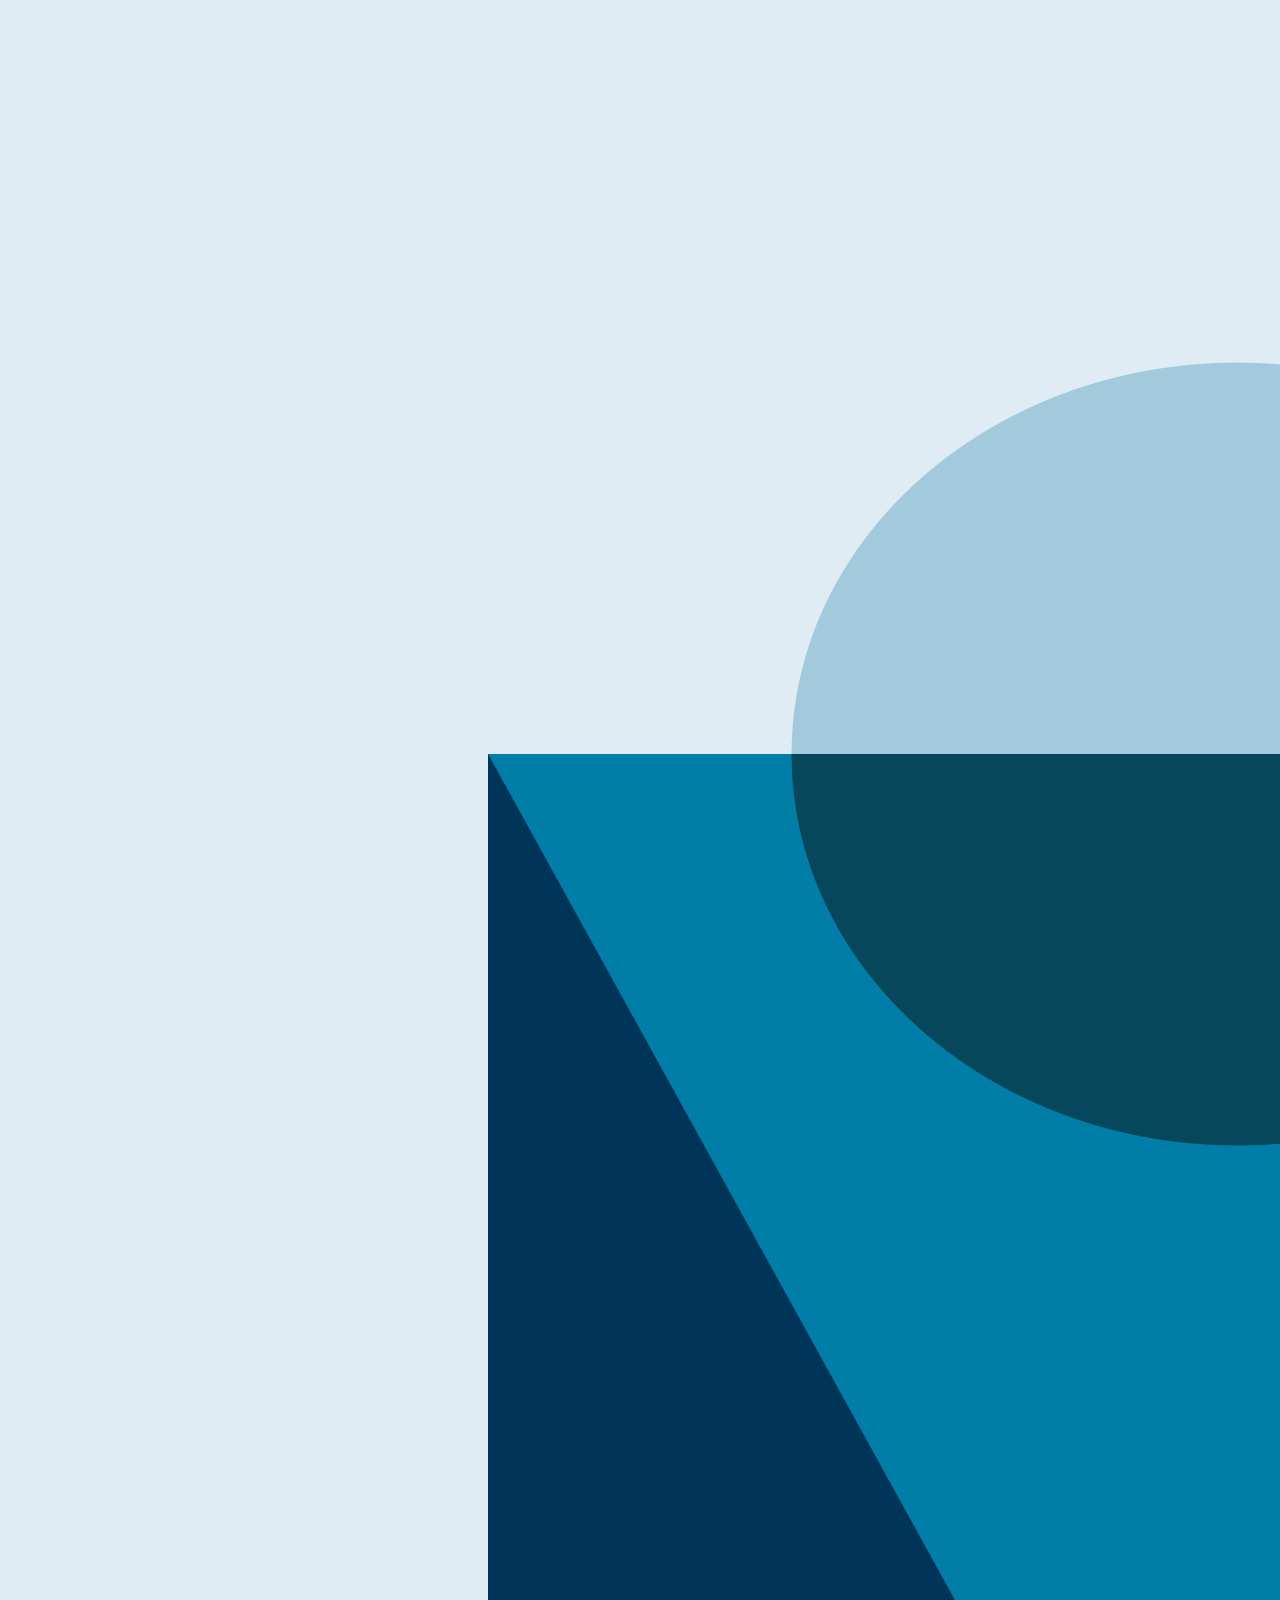
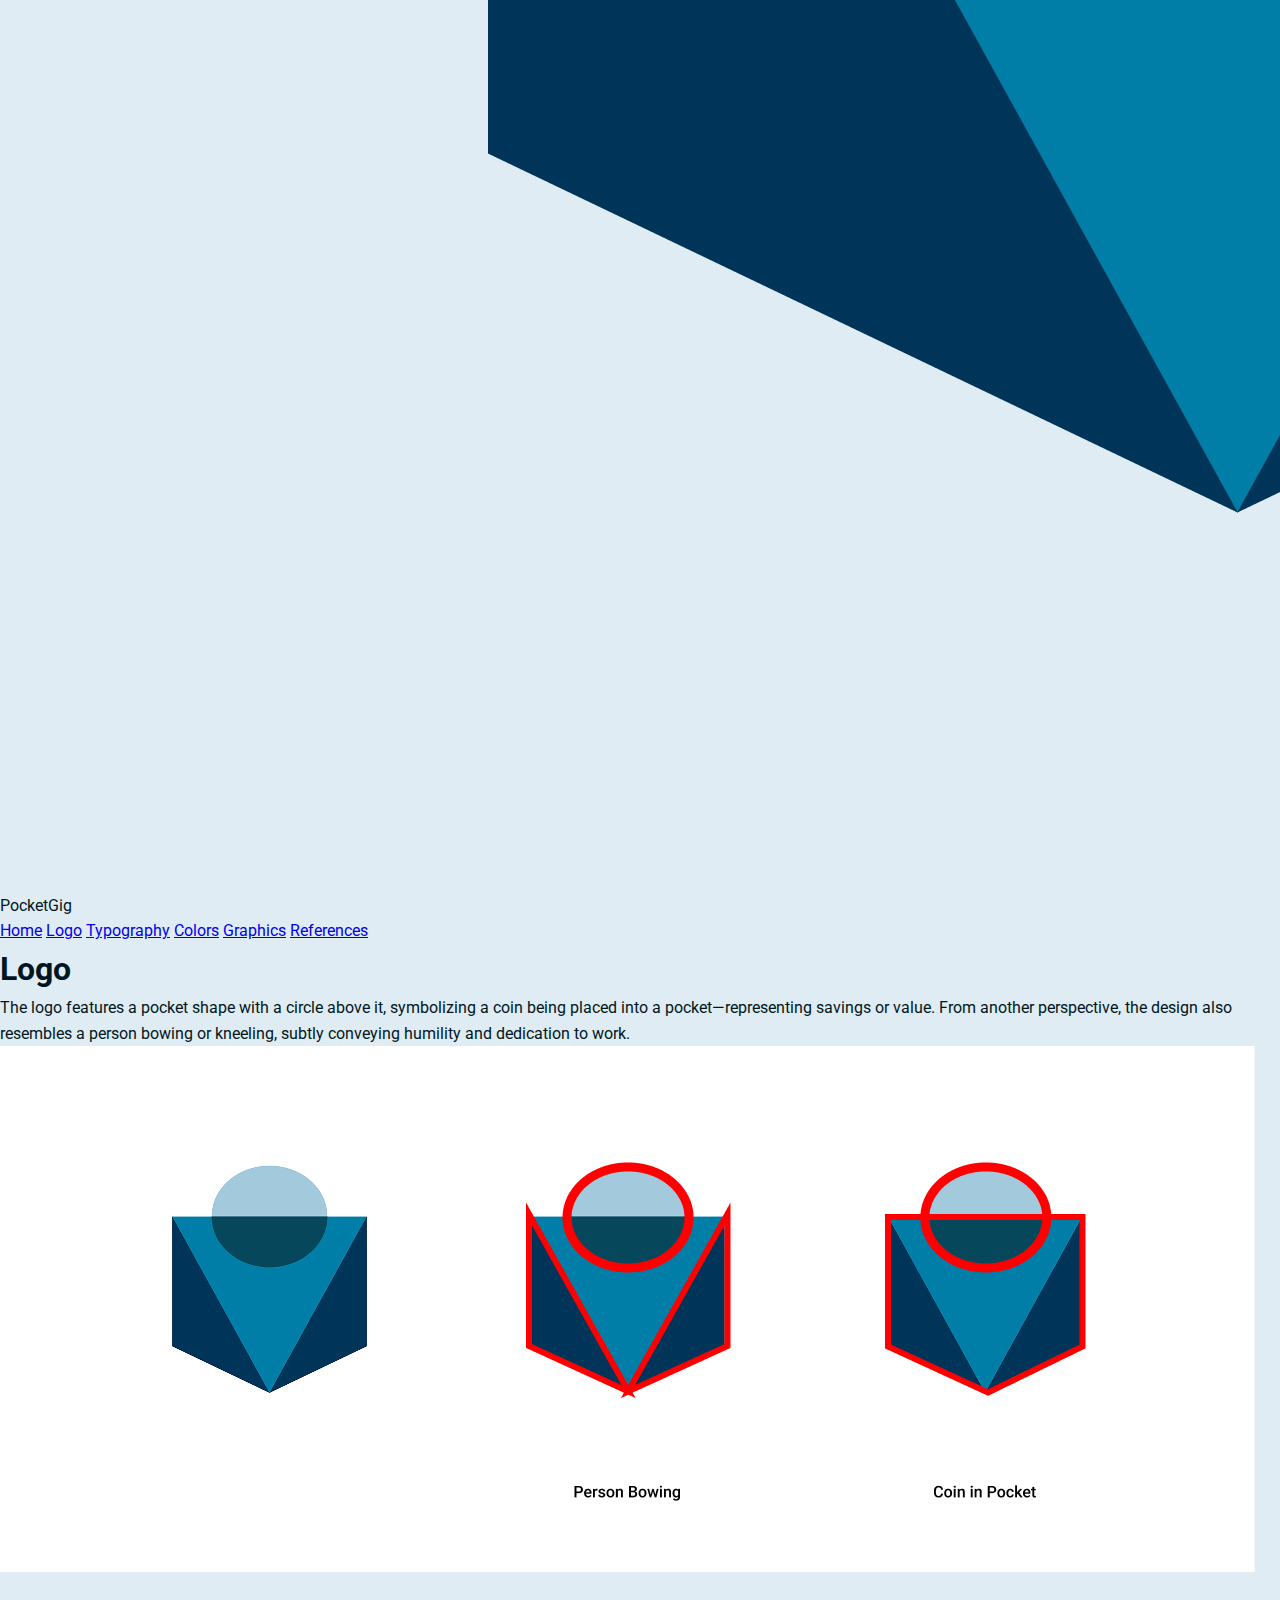
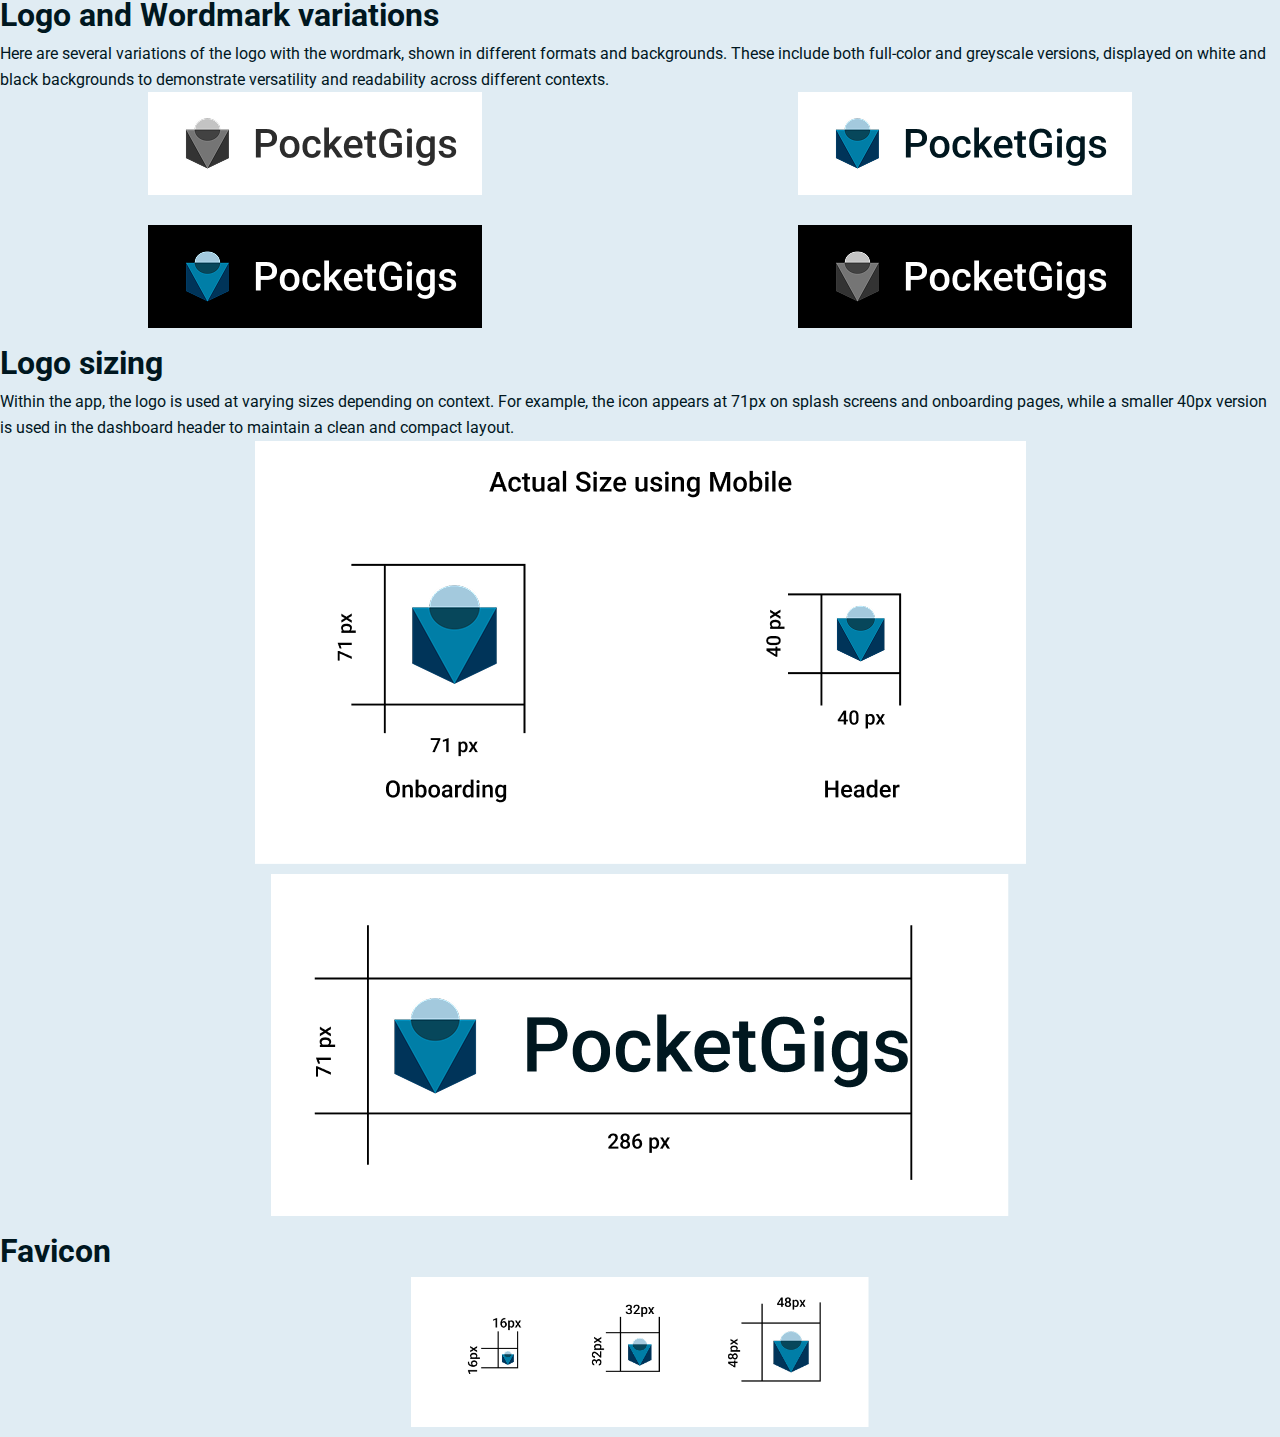
<file: HTML/logo.html>
<!DOCTYPE html>
<html lang="en">
  <head>
    <meta charset="UTF-8" />
    <meta name="viewport" content="width=device-width, initial-scale=1.0" />
    <title>PocketGig Style Guide</title>
    <link rel="stylesheet" href="../CSS/main.css" />
    <link rel="stylesheet" href="../CSS/logo.css" />
    <link
      href="https://fonts.googleapis.com/css2?family=Roboto:wght@400;500;700&display=swap"
      rel="stylesheet"
    />
  </head>
  <body>
    <header>
      <nav>
        <div class="logo">
          <div class="logo-icon">
            <a href="#">
              <img
                src="../IMG/Pocket Gig.png"
                alt="PocketGig Logo"
                class="PocketGig_Logo"
              />
            </a>
          </div>
          <div class="text-logo">PocketGig</div>
        </div>
        <div class="nav-links">
          <a href="home.html" class="nav-link" data-page="home">Home</a>
          <a href="logo.html" class="nav-link active" data-page="logo">Logo</a>
          <a href="typography.html" class="nav-link" data-page="typography"
            >Typography</a
          >
          <a href="color.html" class="nav-link" data-page="colors">Colors</a>
          <a href="graphics.html" class="nav-link" data-page="graphics"
            >Graphics</a
          >
          <a href="references.html" class="nav-link" data-page="references"
            >References</a
          >
        </div>
      </nav>
    </header>
    <main>
      <!-- Home Page -->
      <div id="logo-container" class="page active">
        <div class="section">
          <h1>Logo</h1>
          <p>
            The logo features a pocket shape with a circle above it, symbolizing
            a coin being placed into a pocket—representing savings or value.
            From another perspective, the design also resembles a person bowing
            or kneeling, subtly conveying humility and dedication to work.
          </p>

          <div class="logo-section-image-container-icon">
            <img src="../IMG/logo-page/Logo.png" alt="logo" />
          </div>
        </div>

        <div class="section color-variations-section">
          <h1>Logo and Wordmark variations</h1>

          <p>
            Here are several variations of the logo with the wordmark, shown in
            different formats and backgrounds. These include both full-color and
            greyscale versions, displayed on white and black backgrounds to
            demonstrate versatility and readability across different contexts.
          </p>

          <div class="logo-variations-images-container">
            <img src="../IMG/logo-page/Greyscale.png" alt="greyscale-logo" />
            <img
              src="../IMG/logo-page/Full Color logo (icon+wordmark).png"
              alt="full-color-logo"
            />
            <img src="../IMG/logo-page/On Black.png" alt="on-black-logo" />
            <img
              src="../IMG/logo-page/Greyscale on black.png"
              alt="greyscale-on-black-logo"
            />
          </div>
        </div>

        <div class="section logo-sizing">
          <h1>Logo sizing</h1>
          <p>
            Within the app, the logo is used at varying sizes depending on
            context. For example, the icon appears at 71px on splash screens and
            onboarding pages, while a smaller 40px version is used in the
            dashboard header to maintain a clean and compact layout.
          </p>
          <div class="image-container">
            <img
              src="../IMG/logo-page/Actual Size using Mobile.png"
              alt="logo-sizes"
            />
          </div>
          <div class="image-container">
            <img
              src="../IMG/logo-page/Size with wordmark.png"
              alt="logo-sizes"
            />
          </div>
        </div>

        <div class="section favicon-section">
          <h1>Favicon</h1>
          <div class="image-container">
            <img src="../IMG/logo-page/Favicon Sizes.png" />
          </div>
        </div>
      </div>
    </main>
  </body>
</html>
</file>
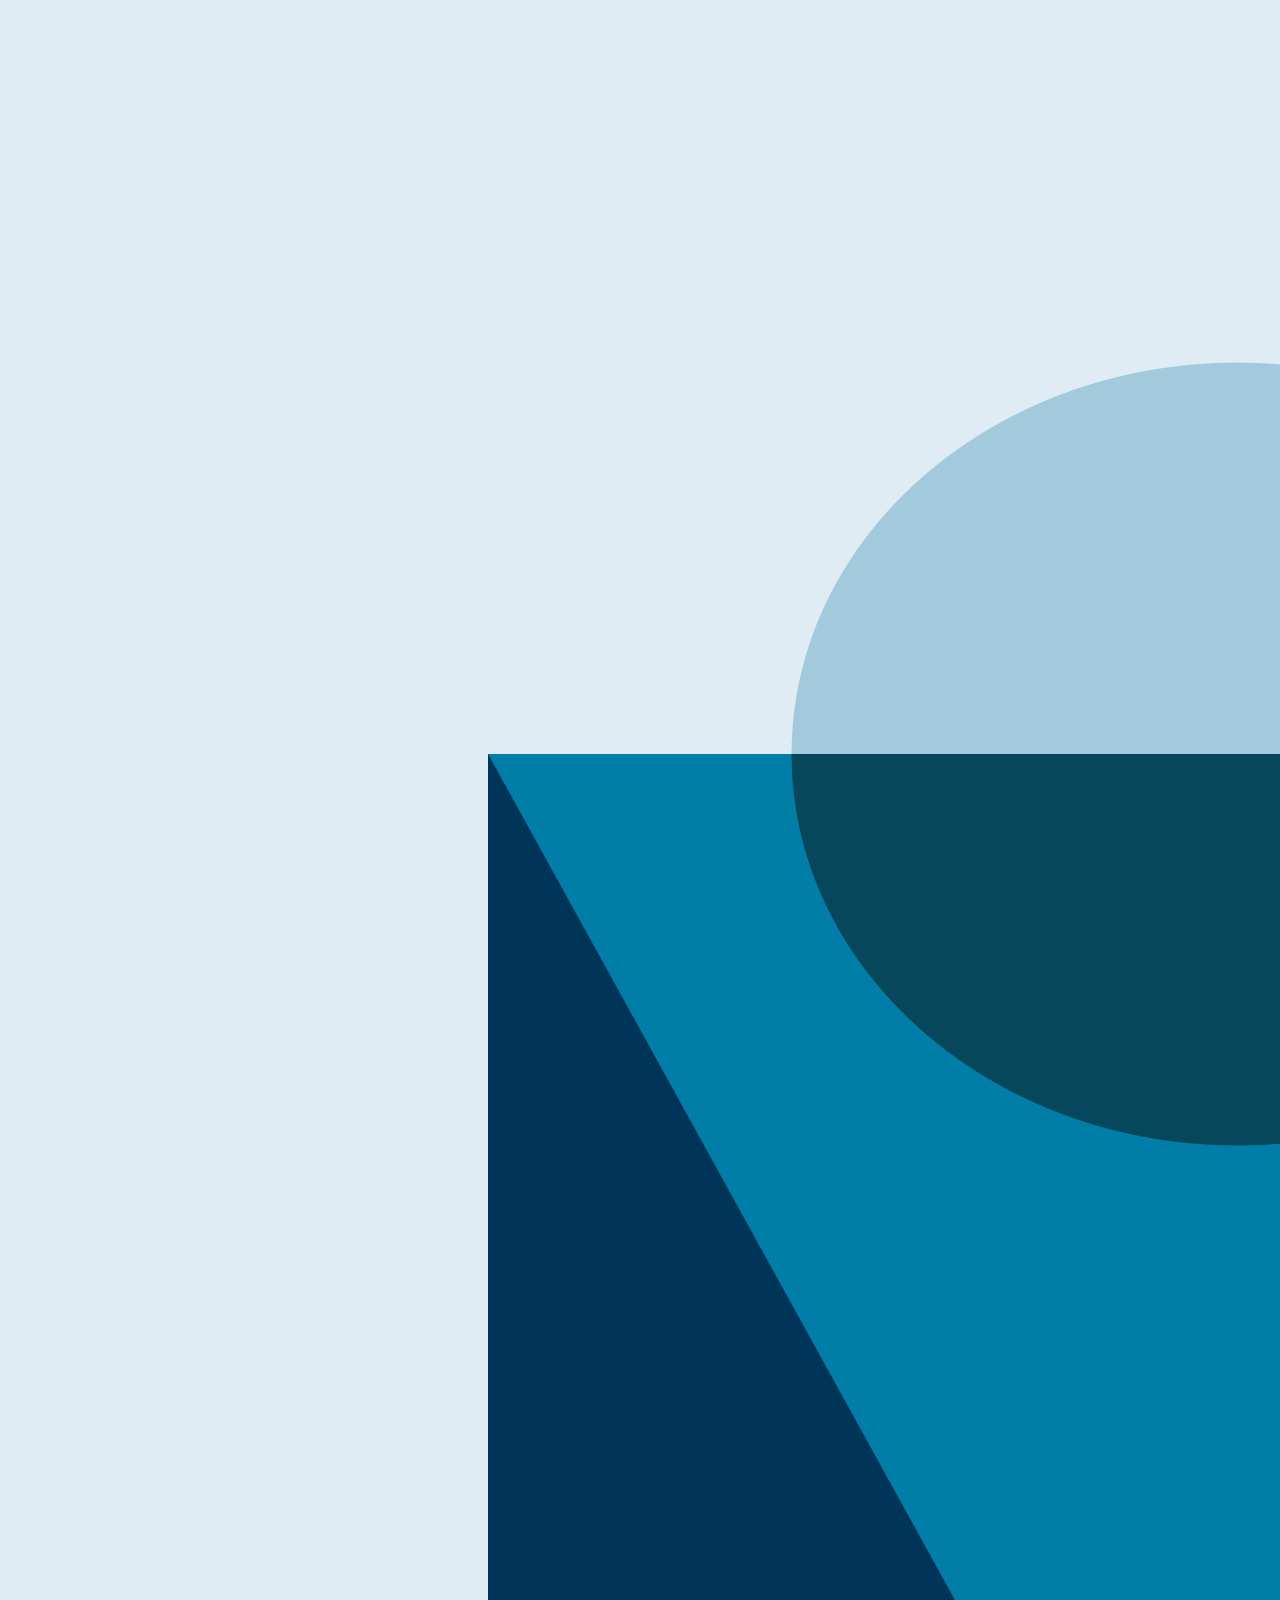
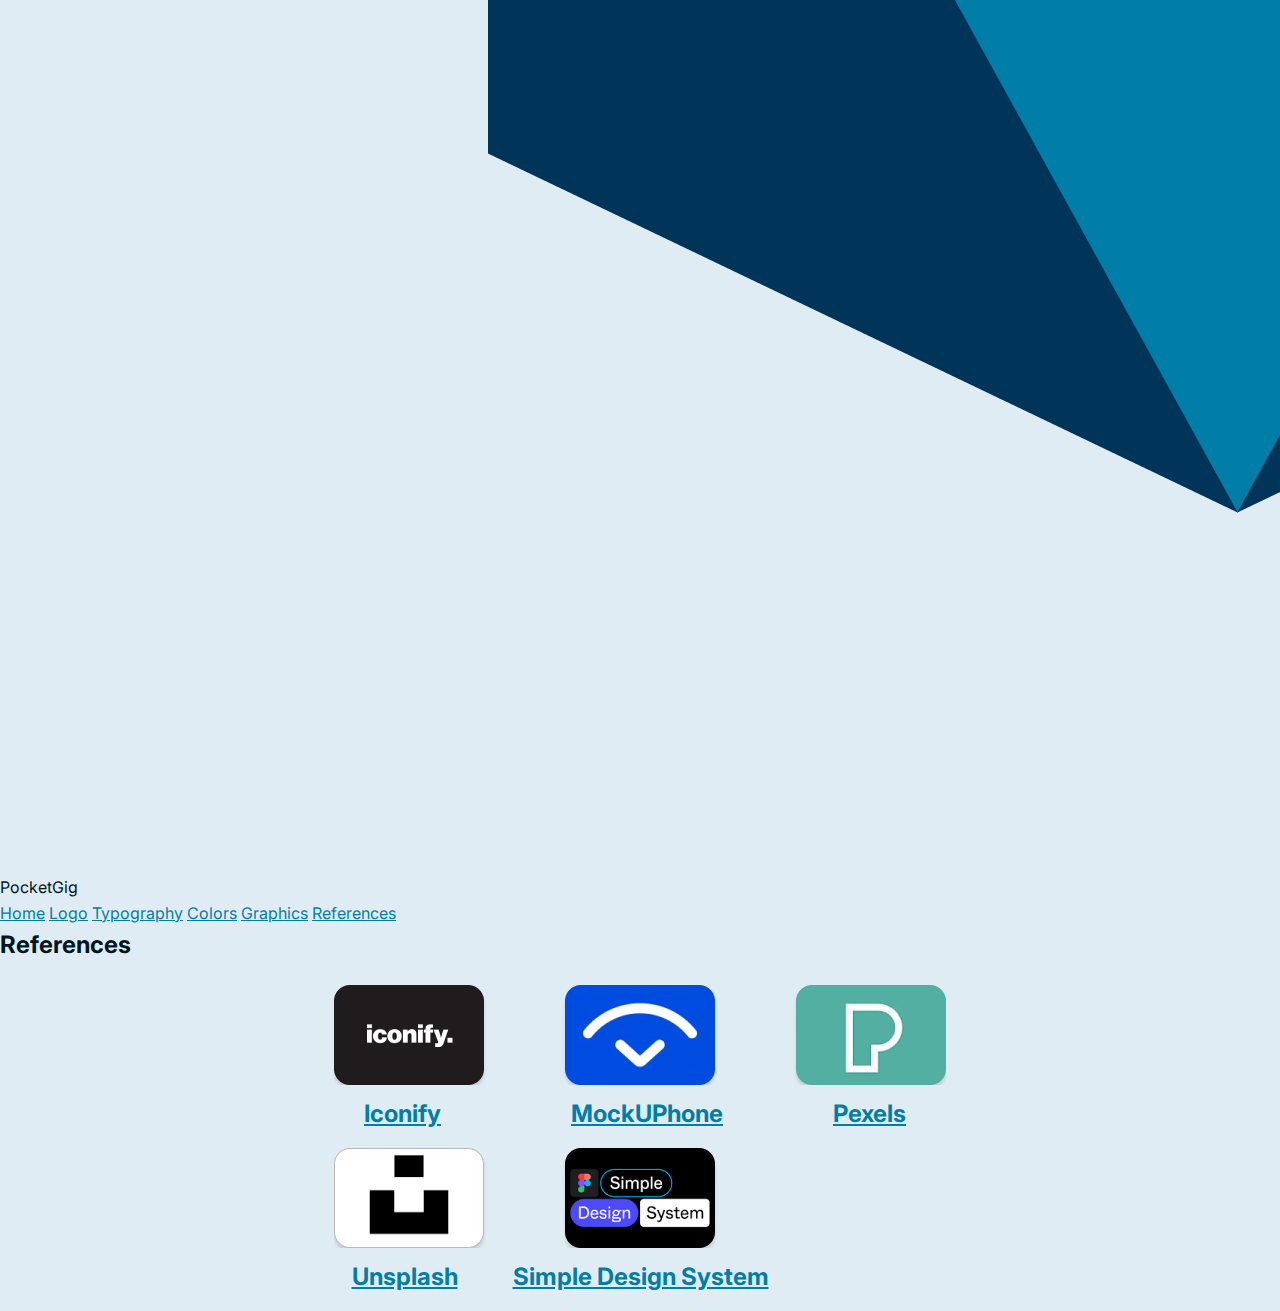
<file: HTML/references.html>
<DOCTYPE html>
<html lang="en">
<head>
    <meta charset="UTF-8">
    <meta name="viewport" content="width=device-width, initial-scale=1.0">
    <title>PocketGig Style Guide</title>
    <link rel="stylesheet" href="../CSS/main.css">
    <link rel="preconnect" href="https://fonts.googleapis.com">
    <link rel="preconnect" href="https://fonts.gstatic.com" crossorigin>
    <link href="https://fonts.googleapis.com/css2?family=Inter:ital,opsz,wght@0,14..32,100..900;1,14..32,100..900&display=swap" rel="stylesheet">
    <link href="https://fonts.googleapis.com/css2?family=Roboto:wght@400;500;700&display=swap" rel="stylesheet">
</head>
<nav>
    <div class="logo">
        <div class="logo-icon">
            <a href="#">
                <img src="../IMG/Pocket Gig.png" alt="PocketGig Logo" class="PocketGig_Logo">
            </a>
        </div>
        <div class="text-logo">PocketGig</div> 
    </div>
    <div class="nav-links">
        <a href="home.html" class="nav-link" data-page="home">Home</a>
          <a href="logo.html" class="nav-link" data-page="logo">Logo</a>
          <a href="typography.html" class="nav-link" data-page="typography"
            >Typography</a
          >
          <a href="color.html" class="nav-link" data-page="colors">Colors</a>
          <a href="graphics.html" class="nav-link" data-page="graphics"
            >Graphics</a
          >
          <a href="references.html" class="nav-link active" data-page="references"
            >References</a
          >
    </div>
</nav>
        </header>
        <style>
            a{
            color:#007ea7;
           }
            .reference-container{
                display: flex;
                flex-direction: row;
                justify-content: center;
                padding-bottom: 10px;
            }
                .refimages{
                
                    padding-top: 20px;
                    align-self: center;
                }
                .link-container{
                    display: flex;
                    flex-direction: row;
                    justify-content: center;
                    padding-bottom: 15px;
                }
                .reference1 {
                    padding-left:0px;
                    padding-right:70px;
                }
                .reference2{
                    padding-left: 60px;
                    padding-right:80px;
                }
                .reference3{
                    padding-left: 30px;
                    padding-right:10px;
                }
                .reference4{
                    padding-left: 40px;
                    padding-right:15px;
            
                }
                .reference5{
                    padding-left: 40px;
                    padding-right: 200px;
                }
        </style>
        <body>
        
            <main class="page references">
                <h2>References</h2>
                <div class="reference-container">
                    <img  class="refimages" src="../IMG/ref1.png">
                </div>
                <span class="link-container"> <h2 class="reference1"><a class="link" href="https://www.figma.com/community/plugin/735098390272716381/iconify">Iconify</a></h2>  <h2 class="reference2"><a class="link" href="https://mockuphone.com/">MockUPhone</a></h2>  <h2 class="reference3"><a class="link" href="https://unsplash.com/s/photos/logo">Pexels</a></h2> </span>
                <div class="reference-container">
                    <img src="../IMG/ref2.png">
                </div>
                <span class="link-container"><h2 class="reference4"><a class="link" href="https://unsplash.com/s/photos/logo">Unsplash</a></h2><h2 class="reference5"><a class="link" href="https://www.figma.com/community/file/1380235722331273046">Simple Design System</a></h2></span>
            </main>
        </body>
</html>
</file>
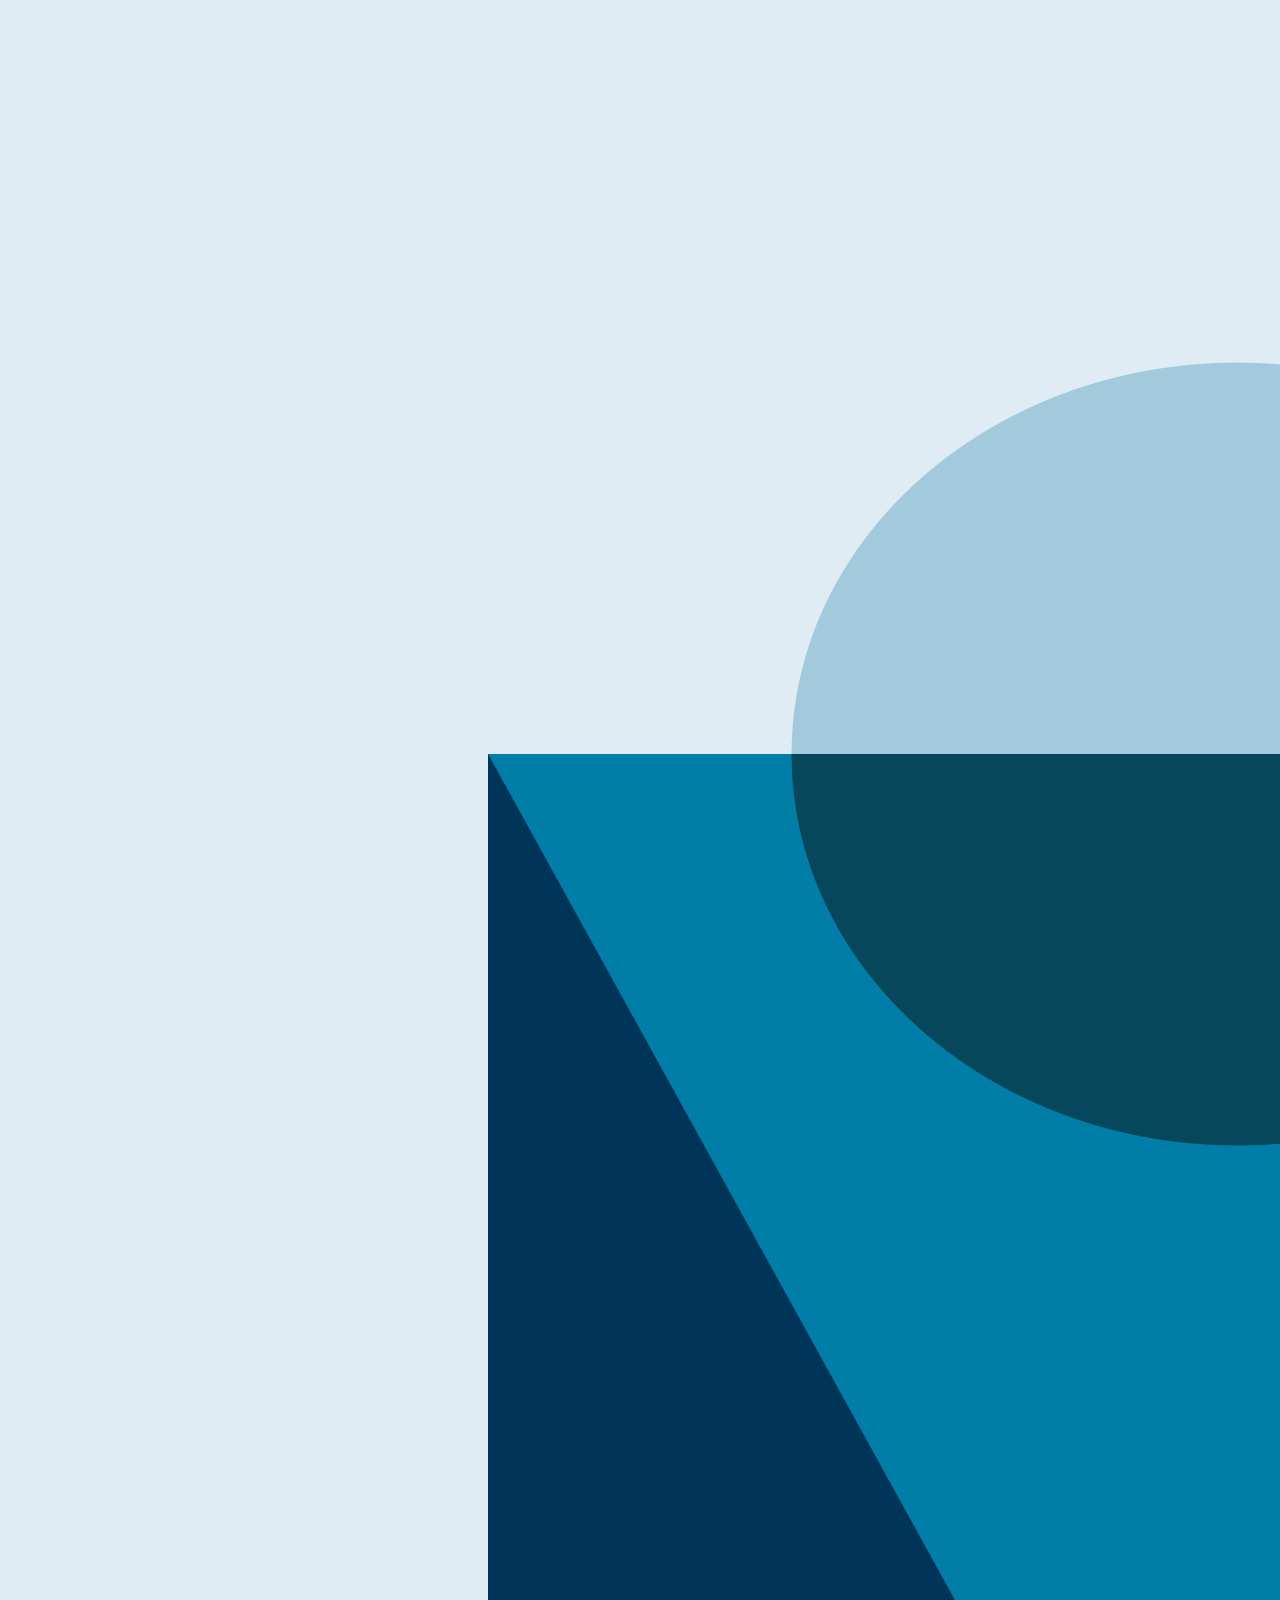
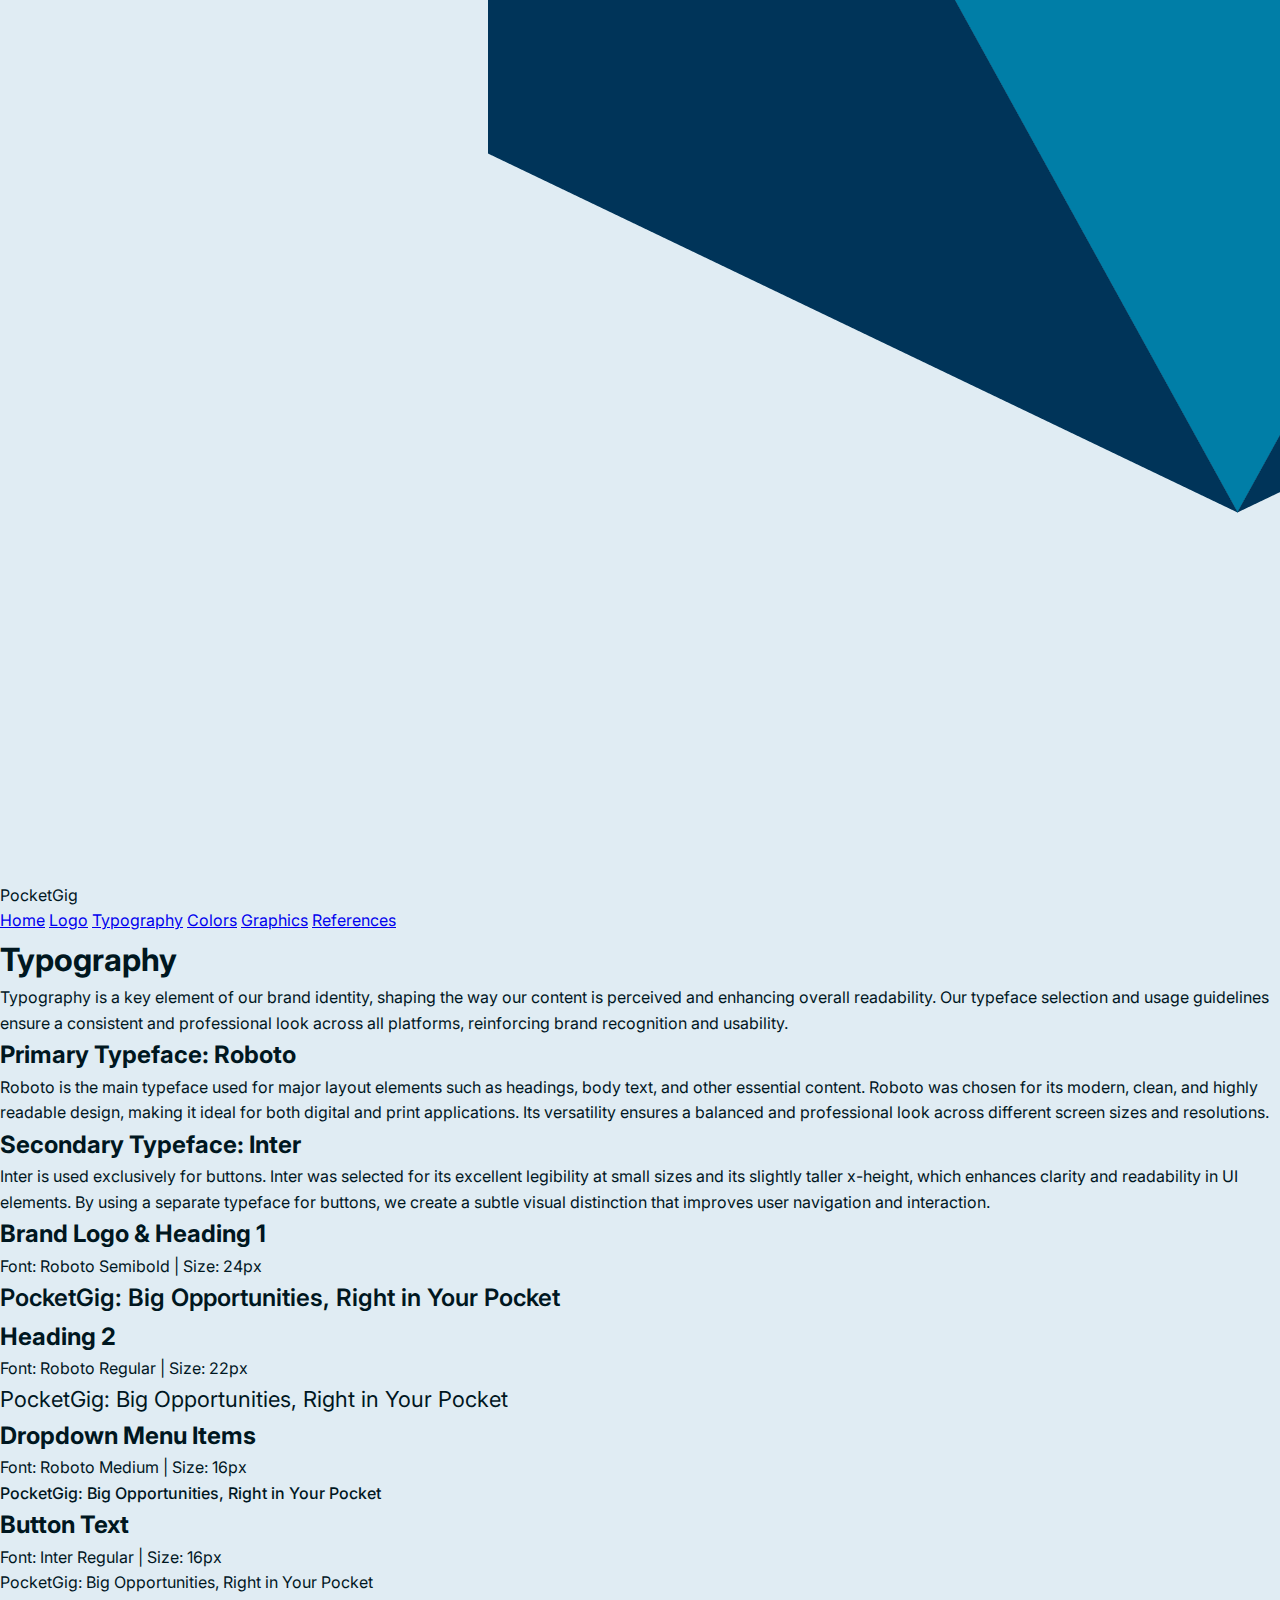
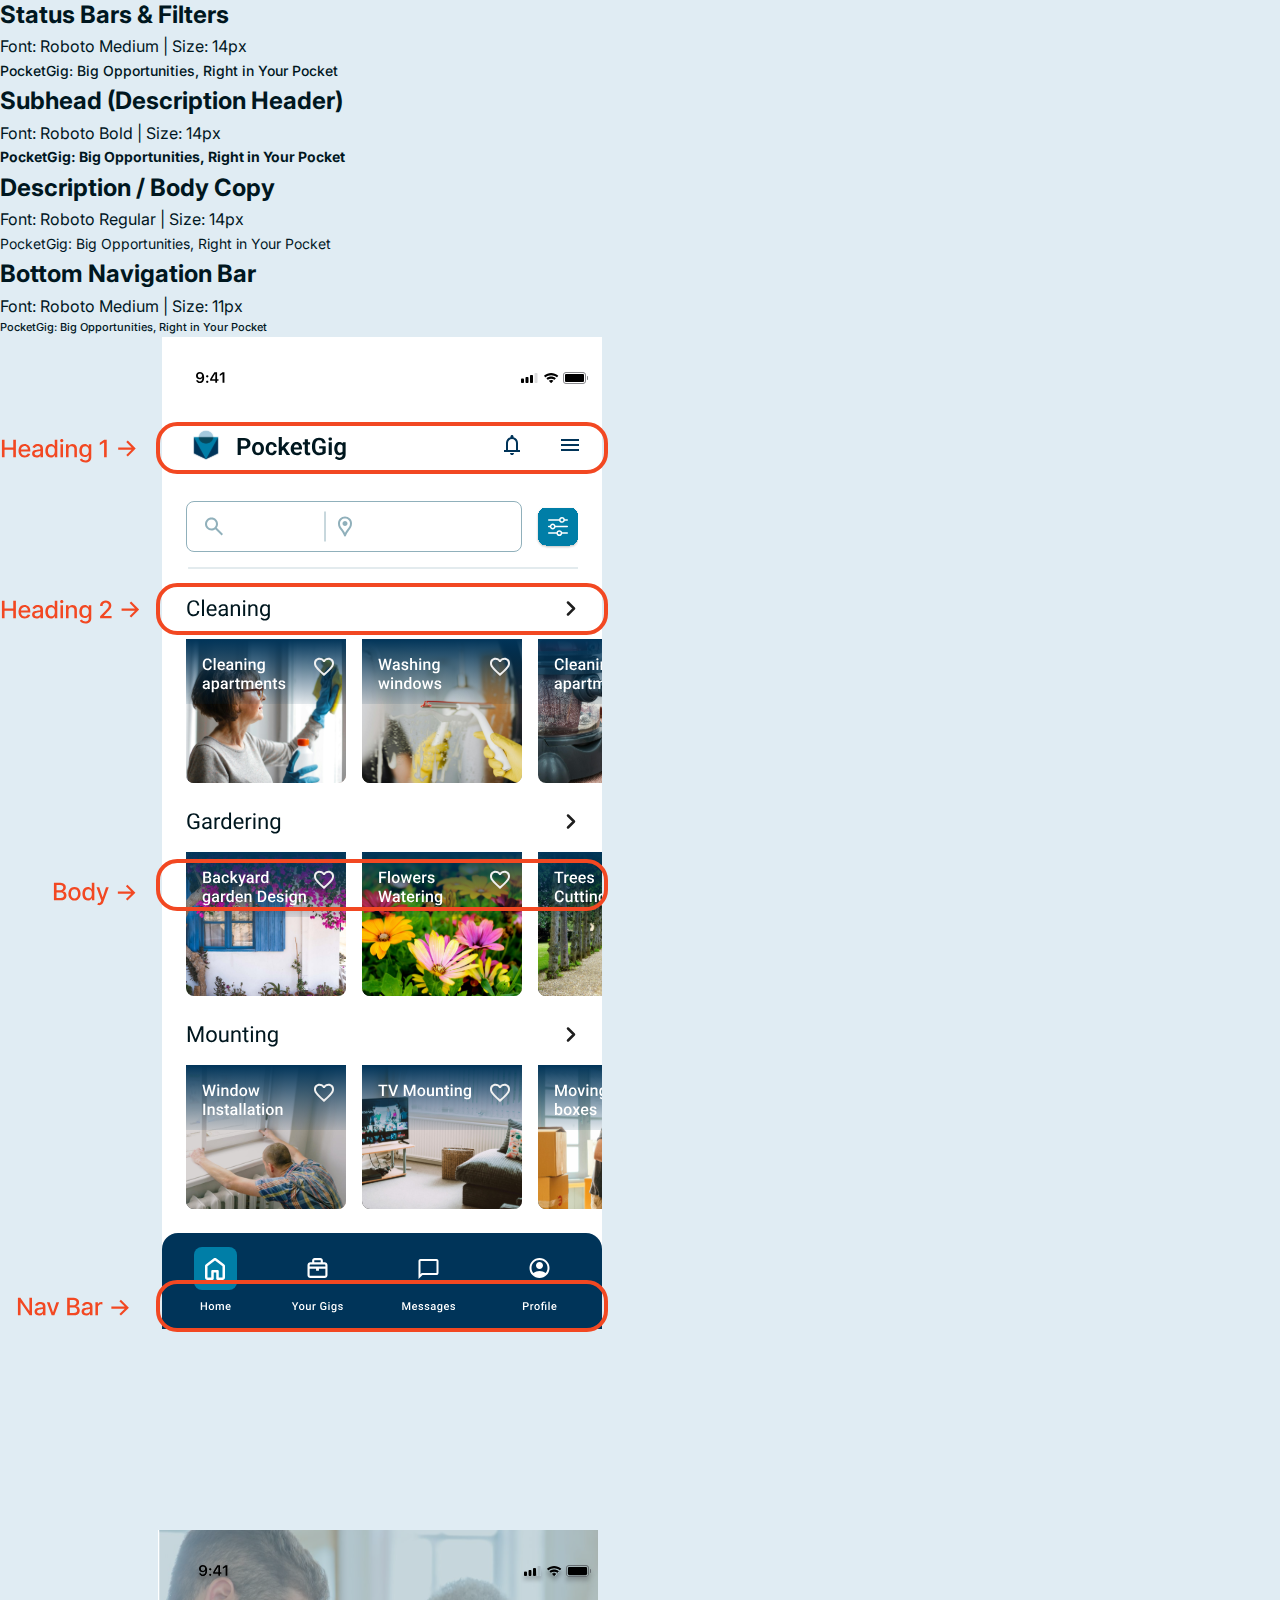
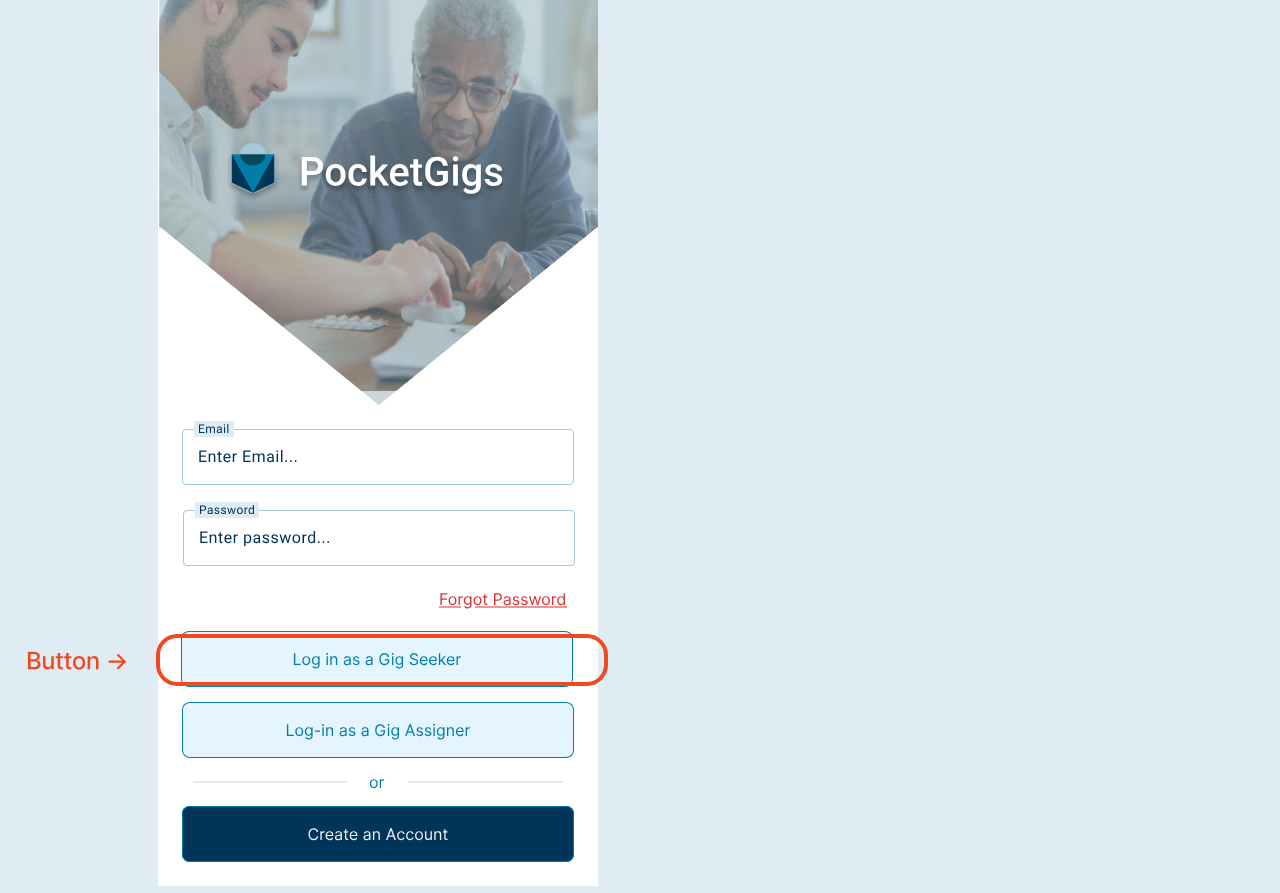
<file: HTML/typography.html>
<!DOCTYPE html>
<html lang="en">
<head>
    <meta charset="UTF-8">
    <meta name="viewport" content="width=device-width, initial-scale=1.0">
    <title>PocketGig Style Guide</title>
    <link rel="stylesheet" href="../CSS/main.css">
    <link rel="preconnect" href="https://fonts.googleapis.com">
    <link rel="preconnect" href="https://fonts.gstatic.com" crossorigin>
    <link href="https://fonts.googleapis.com/css2?family=Inter:ital,opsz,wght@0,14..32,100..900;1,14..32,100..900&display=swap" rel="stylesheet">
</head>
<body>
    <header>
        <nav>
            <div class="logo">
                <div class="logo-icon">
                    <a href="#">
                        <img src="../IMG/Pocket Gig.png" alt="PocketGig Logo" class="PocketGig_Logo">
                    </a>
                </div>
                <div class="text-logo">PocketGig</div> 
            </div>
            <div class="nav-links">
                <a href="main.html" class="nav-link" data-page="home">Home</a>
                <a href="logo.html" class="nav-link" data-page="logo">Logo</a>
                <a href="typography.html" class="nav-link active" data-page="typography">Typography</a>
                <a href="color.html" class="nav-link" data-page="colors">Colors</a>
                <a href="graphics.html" class="nav-link" data-page="graphics">Graphics</a>
                <a href="references.html" class="nav-link" data-page="references">References</a>
            </div>
        </nav>
    </header>
    <div id="typography" class="page">
        <h1 class="typography">Typography</h1>
        <p class="typography">Typography is a key element of our brand identity, shaping the way our content is perceived and enhancing overall readability. Our typeface selection and usage guidelines ensure a consistent and professional look across all platforms, reinforcing brand recognition and usability.</p>


        <div class="section">
            <h2>Primary Typeface: Roboto</h2>
            <p>Roboto is the main typeface used for major layout elements such as headings, body text, and other essential content. Roboto was chosen for its modern, clean, and highly readable design, making it ideal for both digital and print applications. Its versatility ensures a balanced and professional look across different screen sizes and resolutions.</p>
            <h2>Secondary Typeface: Inter</h2>
            <p> Inter is used exclusively for buttons. Inter was selected for its excellent legibility at small sizes and its slightly taller x-height, which enhances clarity and readability in UI elements. By using a separate typeface for buttons, we create a subtle visual distinction that improves user navigation and interaction.</p>
            <div class="typography_content">
            <div class="typography_content-example">
            <div class="typography-example">
                <h2> Brand Logo & Heading 1 </h2>
                <div class="typography-specs">Font: Roboto Semibold | Size: 24px</div>
                <h3 style="font-size:24px; font-weight: 600;"> PocketGig: Big Opportunities, Right in Your Pocket </h3>
                
            </div>
            
            <div class="typography-example">
                <h2> Heading 2 </h2>
                <div class="typography-specs">Font: Roboto Regular | Size: 22px</div>
                <h3  style="font-size:22px; font-weight: 400;"> PocketGig: Big Opportunities, Right in Your Pocket </h3>
            </div>
            
            <div class="typography-example">
                <h2> Dropdown Menu Items </h2>
                <div class="typography-specs">Font: Roboto Medium | Size: 16px</div>
                <h3  style="font-size:16px; font-weight: 500;"> PocketGig: Big Opportunities, Right in Your Pocket </h3>
            </div>
            
            <div class="typography-example">
                <h2> Button Text </h2>
                <div class="typography-specs">Font: Inter Regular | Size: 16px</div>
                <h3  style="font-family: Inter; font-size:16px; font-weight: 400;"> PocketGig: Big Opportunities, Right in Your Pocket </h3>
            </div>
            
            <div class="typography-example">
                <h2> Status Bars & Filters </h2> 
                <div class="typography-specs">Font: Roboto Medium | Size: 14px</div>
                <h3  style="font-size:14px; font-weight: 500;"> PocketGig: Big Opportunities, Right in Your Pocket </h3>
            </div>
            
            <div class="typography-example">
                <h2> Subhead (Description Header) </h2>
                <div class="typography-specs">Font: Roboto Bold | Size: 14px</div>
                <h3  style="font-size:14px; font-weight: 700;"> PocketGig: Big Opportunities, Right in Your Pocket </h3>
            </div>
            
            <div class="typography-example">
                <h2> Description / Body Copy </h2>
                <div class="typography-specs">Font: Roboto Regular | Size: 14px</div>
                <h3  style="font-size:14px; font-weight: 400;"> PocketGig: Big Opportunities, Right in Your Pocket </h3>
            </div>
            
            <div class="typography-example">
                <h2> Bottom Navigation Bar </h2>
                <div class="typography-specs">Font: Roboto Medium | Size: 11px</div>
                <h3  style="font-size:11px; font-weight: 500;"> PocketGig: Big Opportunities, Right in Your Pocket </h3>
            </div>  
        </div>    
        <div class="section">
            <img src="../IMG/ex_ty1.svg" alt="Typography Example" class="typography-example-image"/>
        </div>
    </div> 
  </div>       
</body>
</html>
</file>
<file: CSS/main.css>
:root {
    --red: #DB2F2F;
    --blue-medium: #007EA7;
    --blue-light: #00A8E8;
    --blue-dark: #003459;
    --blue-darkest: #00171F;
    --white: #FFFFFF;
    --grey-light: #E0ECF3;
    --blue-grey: #A3C9DD;
}
* {
    margin: 0;
    padding: 0;
    box-sizing: border-box;
    font-family: 'Inter', -apple-system, BlinkMacSystemFont, 'Segoe UI', Roboto, Oxygen, Ubuntu, Cantarell, 'Open Sans', 'Helvetica Neue', sans-serif;
}
body {
    background-color: var(--grey-light);
    color: var(--blue-darkest);
    line-height: 1.6;
}
</file>
<file: CSS/logo.css>
ol {
  margin-left: 10px;
}

img {
  margin-bottom: 10px;
}

.logo-section-image-container {
  display: flex;
  justify-content: center;
}

.color-variations-section .logo-variations-images-container {
  display: grid;
  grid-template-columns: 1fr 1fr;
  grid-template-rows: 1fr 1fr;
  width: 100%;
  gap: 20px;
}

.color-variations-section .logo-variations-images-container img {
  margin-inline: auto;
}

.logo-sizing .image-container {
  display: flex;
  justify-content: center;
}

.logo-font-section .extra-bold-sample {
  
  font-weight: 800;
  color: #003459;
  font-size: 60px;
  text-align: center;
  margin-bottom: 50px;
}

.logo-font-section .character-samples-container {
  display: flex;
  justify-content: center;
}

.logo-font-section .character-samples-container .content {
  margin-top: 20px;
  font-weight: 800;
  font-size: 32px;
  color: #003459;
  margin-bottom: 20px;
}

.favicon-section .image-container {
  display: flex;
  justify-content: center;
}

.favicon-section img {
  height: 150px;
}
</file>
